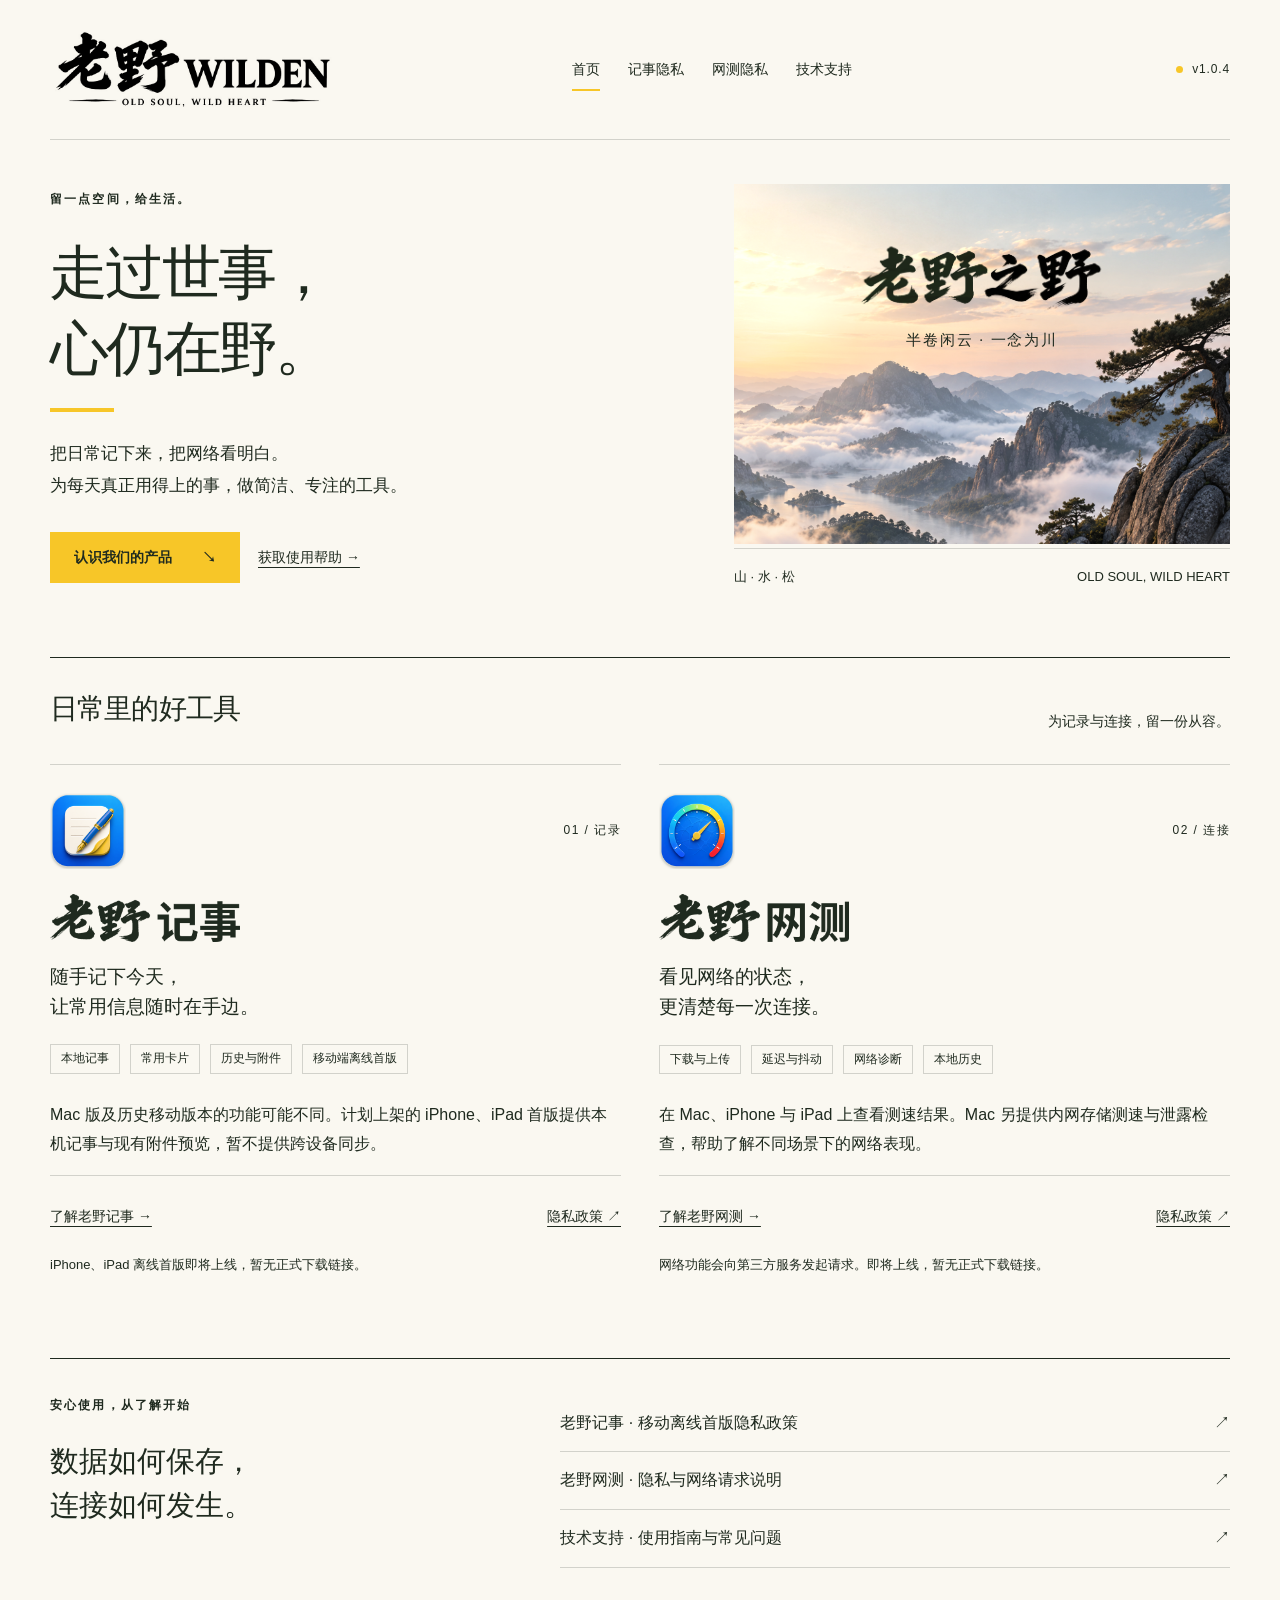
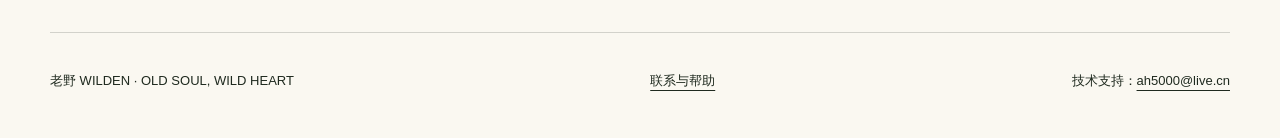
<file: index.html>
<!doctype html>
<html lang="zh-CN">
<head>
<meta charset="utf-8"><meta name="viewport" content="width=device-width, initial-scale=1">
<meta name="robots" content="index, follow"><meta name="referrer" content="no-referrer">
<title>老野之野 · 老野 WILDEN</title><meta name="description" content="老野之野，老野 WILDEN 官方网站。老野记事与老野网测的产品介绍、隐私说明和使用帮助。">
<link rel="icon" type="image/png" href="assets/symbol.png"><link rel="stylesheet" href="assets/site.css"><link rel="stylesheet" href="assets/home.css"><link rel="stylesheet" href="assets/brand-header.css">
</head>
<body class="home-reference">
<a class="skip" href="#main">跳到正文</a>
<div class="shell">
<header class="site-header"><a class="brand" href="index.html" aria-label="老野 WILDEN 首页"><picture><source media="(min-width: 761px)" srcset="assets/wilden-horizontal-v208.png"><img src="assets/brand-wordmark-6c5731c1.png" alt="老野 WILDEN 品牌标识" width="2968" height="1512"></picture><span class="brand-tagline">OLD SOUL, WILD HEART</span></a><nav class="nav" aria-label="主导航"><a href="index.html" aria-current="page">首页</a><a href="memo/privacy/">记事隐私</a><a href="privacy-speed.html">网测隐私</a><a href="support.html">技术支持</a></nav><span class="edition">v1.0.4</span></header>
<main id="main">
<section class="hero" aria-labelledby="home-title"><div><p class="eyebrow">留一点空间，给生活。</p><h1 id="home-title"><span class="sr-only">老野 WILDEN — </span>走过世事，<br><span>心仍在野。</span></h1><p class="lead">把日常记下来，把网络看明白。<br>为每天真正用得上的事，做简洁、专注的工具。</p><div class="actions"><a class="button" href="#products">认识我们的产品 <span aria-hidden="true">↘</span></a><a class="text-link" href="support.html">获取使用帮助 →</a></div></div><figure class="hero-art" aria-labelledby="wild-title"><div class="wild-scene"><img class="wild-background" src="assets/wild-background-user.png" alt="日光下的山峦、云海、水面与松树" width="1434" height="1303" fetchpriority="high"><div class="wild-title-group"><h2 id="wild-title"><img src="assets/wild-title-user.png" alt="老野之野" width="2084" height="659"></h2><p class="wild-subtitle">半卷闲云 · 一念为川</p></div></div><figcaption><span>山 · 水 · 松</span><span>OLD SOUL, WILD HEART</span></figcaption></figure></section>
<section id="products" aria-labelledby="products-title"><div class="section-head"><h2 id="products-title">日常里的好工具</h2><p>为记录与连接，留一份从容。</p></div><div class="product-grid">
<article class="product" aria-labelledby="memo-title"><div class="product-top"><img class="icon" src="assets/memo-icon.png" alt="老野记事正式 App 图标" width="1024" height="1024"><span class="number">01 / 记录</span></div><h3 id="memo-title"><img class="wordmark" src="assets/memo-wordmark.png" alt="老野记事" width="4802" height="1200"></h3><p class="description">随手记下今天，<br>让常用信息随时在手边。</p><ul class="tags"><li>本地记事</li><li>常用卡片</li><li>历史与附件</li><li>移动端离线首版</li></ul><p>Mac 版及历史移动版本的功能可能不同。计划上架的 iPhone、iPad 首版提供本机记事与现有附件预览，暂不提供跨设备同步。</p><div class="actions"><a class="text-link" href="support.html#memo-guide">了解老野记事 →</a><a class="text-link" href="memo/privacy/">隐私政策 ↗</a></div><p class="aside-note">iPhone、iPad 离线首版即将上线，暂无正式下载链接。</p></article>
<article class="product" aria-labelledby="speed-title"><div class="product-top"><img class="icon" src="assets/speed-icon.png" alt="老野网测正式 App 图标" width="1024" height="1024"><span class="number">02 / 连接</span></div><h3 id="speed-title"><img class="wordmark" src="assets/speed-wordmark.png" alt="老野网测" width="4757" height="1200"></h3><p class="description">看见网络的状态，<br>更清楚每一次连接。</p><ul class="tags"><li>下载与上传</li><li>延迟与抖动</li><li>网络诊断</li><li>本地历史</li></ul><p>在 Mac、iPhone 与 iPad 上查看测速结果。Mac 另提供内网存储测速与泄露检查，帮助了解不同场景下的网络表现。</p><div class="actions"><a class="text-link" href="support.html#speed-guide">了解老野网测 →</a><a class="text-link" href="privacy-speed.html">隐私政策 ↗</a></div><p class="aside-note">网络功能会向第三方服务发起请求。即将上线，暂无正式下载链接。</p></article>
</div></section>
<section class="care" aria-labelledby="care-title"><div><p class="eyebrow">安心使用，从了解开始</p><h2 id="care-title">数据如何保存，<br>连接如何发生。</h2></div><div class="care-links"><a href="memo/privacy/"><span>老野记事 · 移动离线首版隐私政策</span><span aria-hidden="true">↗</span></a><a href="privacy-speed.html"><span>老野网测 · 隐私与网络请求说明</span><span aria-hidden="true">↗</span></a><a href="support.html"><span>技术支持 · 使用指南与常见问题</span><span aria-hidden="true">↗</span></a></div></section>
</main>
<footer class="site-footer"><p>老野 WILDEN · OLD SOUL, WILD HEART</p><p><a href="support.html#contact">联系与帮助</a></p><p>技术支持：<a href="mailto:ah5000@live.cn">ah5000@live.cn</a></p></footer>
</div></body></html>
</file>
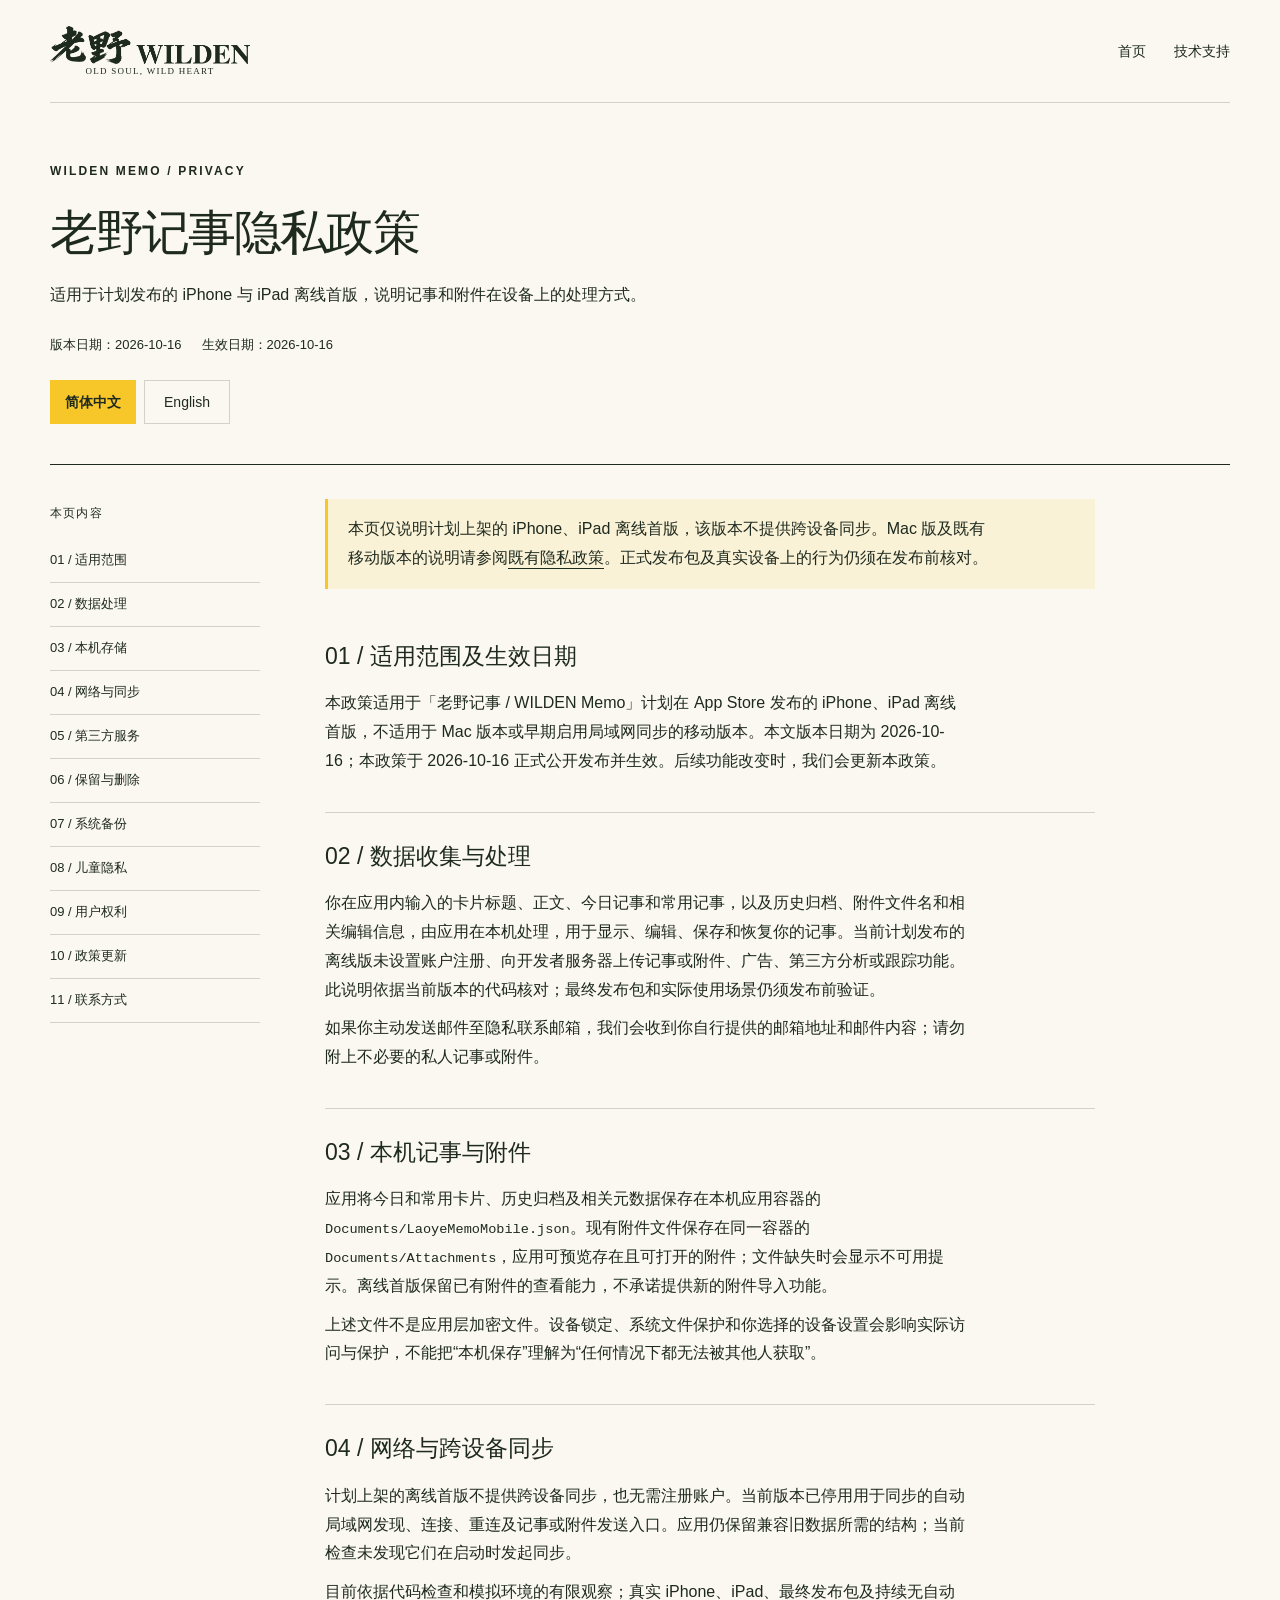
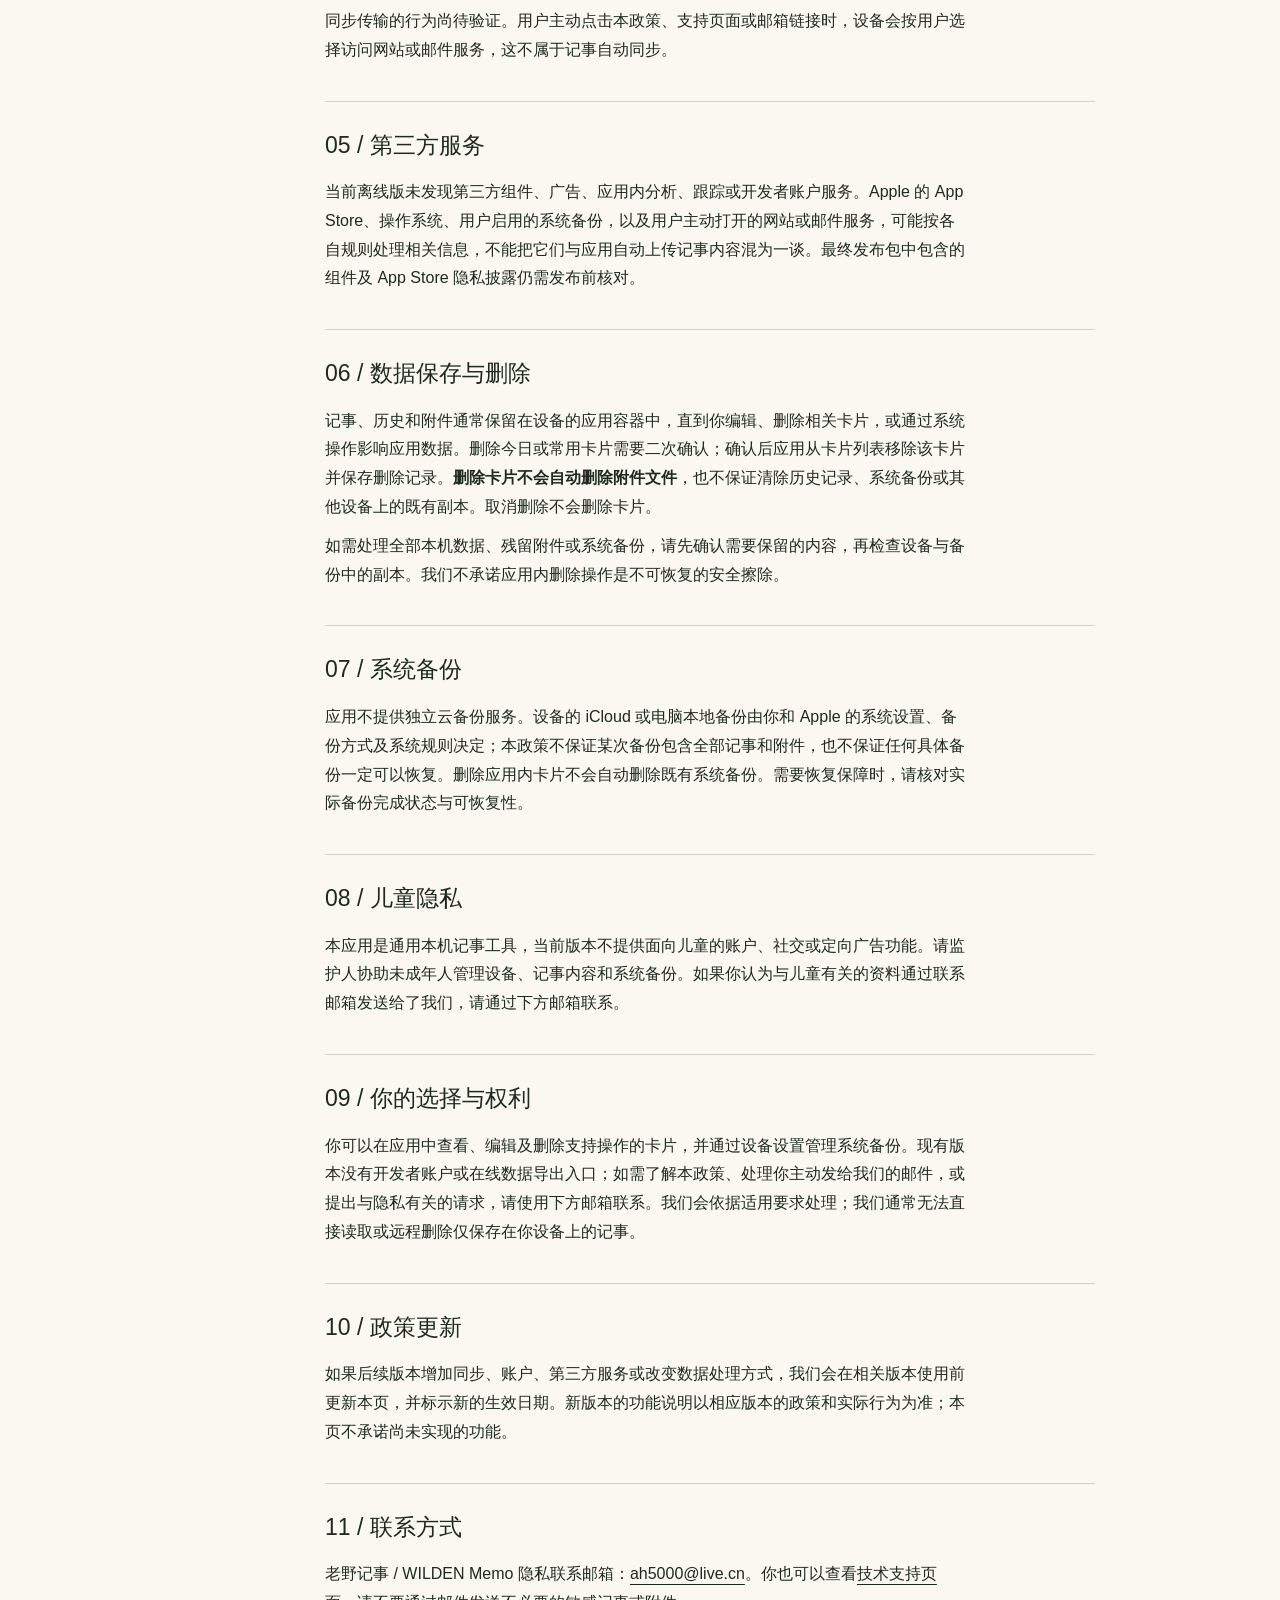
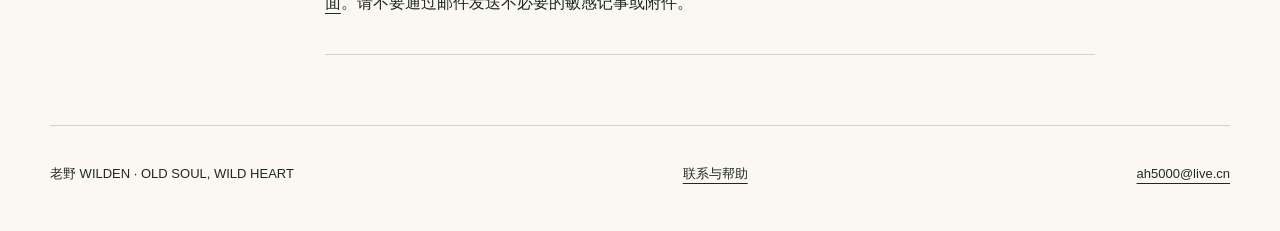
<file: memo/privacy/index.html>
<!doctype html>
<html lang="zh-CN">
<head>
<meta charset="utf-8"><meta name="viewport" content="width=device-width, initial-scale=1">
<meta name="robots" content="index, follow"><meta name="referrer" content="no-referrer">
<title>老野记事隐私政策（离线版）· 老野 WILDEN</title>
<meta name="description" content="老野记事 iPhone 与 iPad 离线版的本机记事、附件、删除和备份隐私说明。">
<link rel="icon" type="image/png" href="../../assets/symbol.png">
<link rel="stylesheet" href="../../assets/site.css"><link rel="stylesheet" href="privacy.css">
<link rel="alternate" hreflang="en" href="en/"><link rel="alternate" hreflang="zh-CN" href="./">
</head>
<body class="memo-privacy-preview">
<a class="skip" href="#main">跳到正文</a>
<div class="shell">
<header class="site-header"><a class="brand" href="../../index.html" aria-label="老野 WILDEN 首页"><img src="../../assets/brand-wordmark.png" alt="老野 WILDEN" width="6281" height="1200"><span class="brand-tagline">OLD SOUL, WILD HEART</span></a><nav class="nav" aria-label="主导航"><a href="../../index.html">首页</a><a href="../../support.html">技术支持</a></nav></header>
<main id="main">
<header class="page-head"><p class="eyebrow">WILDEN Memo / Privacy</p><h1>老野记事隐私政策</h1><p>适用于计划发布的 iPhone 与 iPad 离线首版，说明记事和附件在设备上的处理方式。</p><div class="meta"><span>版本日期：<time datetime="2026-10-16">2026-10-16</time></span><span>生效日期：<time datetime="2026-10-16">2026-10-16</time></span></div><nav class="language-switch" aria-label="选择语言"><a href="./" lang="zh-CN" aria-current="page">简体中文</a><a href="en/" lang="en">English</a></nav></header>
<div class="reading-layout"><nav class="toc" aria-label="本页目录"><p>本页内容</p><a href="#scope">01 / 适用范围</a><a href="#data">02 / 数据处理</a><a href="#local">03 / 本机存储</a><a href="#network">04 / 网络与同步</a><a href="#third-party">05 / 第三方服务</a><a href="#retention">06 / 保留与删除</a><a href="#backup">07 / 系统备份</a><a href="#children">08 / 儿童隐私</a><a href="#rights">09 / 用户权利</a><a href="#changes">10 / 政策更新</a><a href="#contact">11 / 联系方式</a></nav><article class="policy">
<div class="policy-note"><p>本页仅说明计划上架的 iPhone、iPad 离线首版，该版本不提供跨设备同步。Mac 版及既有移动版本的说明请参阅<a href="../../privacy-memo.html">既有隐私政策</a>。正式发布包及真实设备上的行为仍须在发布前核对。</p></div>
<section id="scope"><h2>01 / 适用范围及生效日期</h2><p>本政策适用于「老野记事 / WILDEN Memo」计划在 App Store 发布的 iPhone、iPad 离线首版，不适用于 Mac 版本或早期启用局域网同步的移动版本。本文版本日期为 2026-10-16；本政策于 2026-10-16 正式公开发布并生效。后续功能改变时，我们会更新本政策。</p></section>
<section id="data"><h2>02 / 数据收集与处理</h2><p>你在应用内输入的卡片标题、正文、今日记事和常用记事，以及历史归档、附件文件名和相关编辑信息，由应用在本机处理，用于显示、编辑、保存和恢复你的记事。当前计划发布的离线版未设置账户注册、向开发者服务器上传记事或附件、广告、第三方分析或跟踪功能。此说明依据当前版本的代码核对；最终发布包和实际使用场景仍须发布前验证。</p><p>如果你主动发送邮件至隐私联系邮箱，我们会收到你自行提供的邮箱地址和邮件内容；请勿附上不必要的私人记事或附件。</p></section>
<section id="local"><h2>03 / 本机记事与附件</h2><p>应用将今日和常用卡片、历史归档及相关元数据保存在本机应用容器的 <code>Documents/LaoyeMemoMobile.json</code>。现有附件文件保存在同一容器的 <code>Documents/Attachments</code>，应用可预览存在且可打开的附件；文件缺失时会显示不可用提示。离线首版保留已有附件的查看能力，不承诺提供新的附件导入功能。</p><p>上述文件不是应用层加密文件。设备锁定、系统文件保护和你选择的设备设置会影响实际访问与保护，不能把“本机保存”理解为“任何情况下都无法被其他人获取”。</p></section>
<section id="network"><h2>04 / 网络与跨设备同步</h2><p>计划上架的离线首版不提供跨设备同步，也无需注册账户。当前版本已停用用于同步的自动局域网发现、连接、重连及记事或附件发送入口。应用仍保留兼容旧数据所需的结构；当前检查未发现它们在启动时发起同步。</p><p>目前依据代码检查和模拟环境的有限观察；真实 iPhone、iPad、最终发布包及持续无自动同步传输的行为尚待验证。用户主动点击本政策、支持页面或邮箱链接时，设备会按用户选择访问网站或邮件服务，这不属于记事自动同步。</p></section>
<section id="third-party"><h2>05 / 第三方服务</h2><p>当前离线版未发现第三方组件、广告、应用内分析、跟踪或开发者账户服务。Apple 的 App Store、操作系统、用户启用的系统备份，以及用户主动打开的网站或邮件服务，可能按各自规则处理相关信息，不能把它们与应用自动上传记事内容混为一谈。最终发布包中包含的组件及 App Store 隐私披露仍需发布前核对。</p></section>
<section id="retention"><h2>06 / 数据保存与删除</h2><p>记事、历史和附件通常保留在设备的应用容器中，直到你编辑、删除相关卡片，或通过系统操作影响应用数据。删除今日或常用卡片需要二次确认；确认后应用从卡片列表移除该卡片并保存删除记录。<strong>删除卡片不会自动删除附件文件</strong>，也不保证清除历史记录、系统备份或其他设备上的既有副本。取消删除不会删除卡片。</p><p>如需处理全部本机数据、残留附件或系统备份，请先确认需要保留的内容，再检查设备与备份中的副本。我们不承诺应用内删除操作是不可恢复的安全擦除。</p></section>
<section id="backup"><h2>07 / 系统备份</h2><p>应用不提供独立云备份服务。设备的 iCloud 或电脑本地备份由你和 Apple 的系统设置、备份方式及系统规则决定；本政策不保证某次备份包含全部记事和附件，也不保证任何具体备份一定可以恢复。删除应用内卡片不会自动删除既有系统备份。需要恢复保障时，请核对实际备份完成状态与可恢复性。</p></section>
<section id="children"><h2>08 / 儿童隐私</h2><p>本应用是通用本机记事工具，当前版本不提供面向儿童的账户、社交或定向广告功能。请监护人协助未成年人管理设备、记事内容和系统备份。如果你认为与儿童有关的资料通过联系邮箱发送给了我们，请通过下方邮箱联系。</p></section>
<section id="rights"><h2>09 / 你的选择与权利</h2><p>你可以在应用中查看、编辑及删除支持操作的卡片，并通过设备设置管理系统备份。现有版本没有开发者账户或在线数据导出入口；如需了解本政策、处理你主动发给我们的邮件，或提出与隐私有关的请求，请使用下方邮箱联系。我们会依据适用要求处理；我们通常无法直接读取或远程删除仅保存在你设备上的记事。</p></section>
<section id="changes"><h2>10 / 政策更新</h2><p>如果后续版本增加同步、账户、第三方服务或改变数据处理方式，我们会在相关版本使用前更新本页，并标示新的生效日期。新版本的功能说明以相应版本的政策和实际行为为准；本页不承诺尚未实现的功能。</p></section>
<section id="contact"><h2>11 / 联系方式</h2><p>老野记事 / WILDEN Memo 隐私联系邮箱：<a href="mailto:ah5000@live.cn">ah5000@live.cn</a>。你也可以查看<a href="../../support.html">技术支持页面</a>。请不要通过邮件发送不必要的敏感记事或附件。</p></section>
</article></div></main>
<footer class="site-footer"><p>老野 WILDEN · OLD SOUL, WILD HEART</p><p><a href="../../support.html">联系与帮助</a></p><p><a href="mailto:ah5000@live.cn">ah5000@live.cn</a></p></footer>
</div></body></html>
</file>
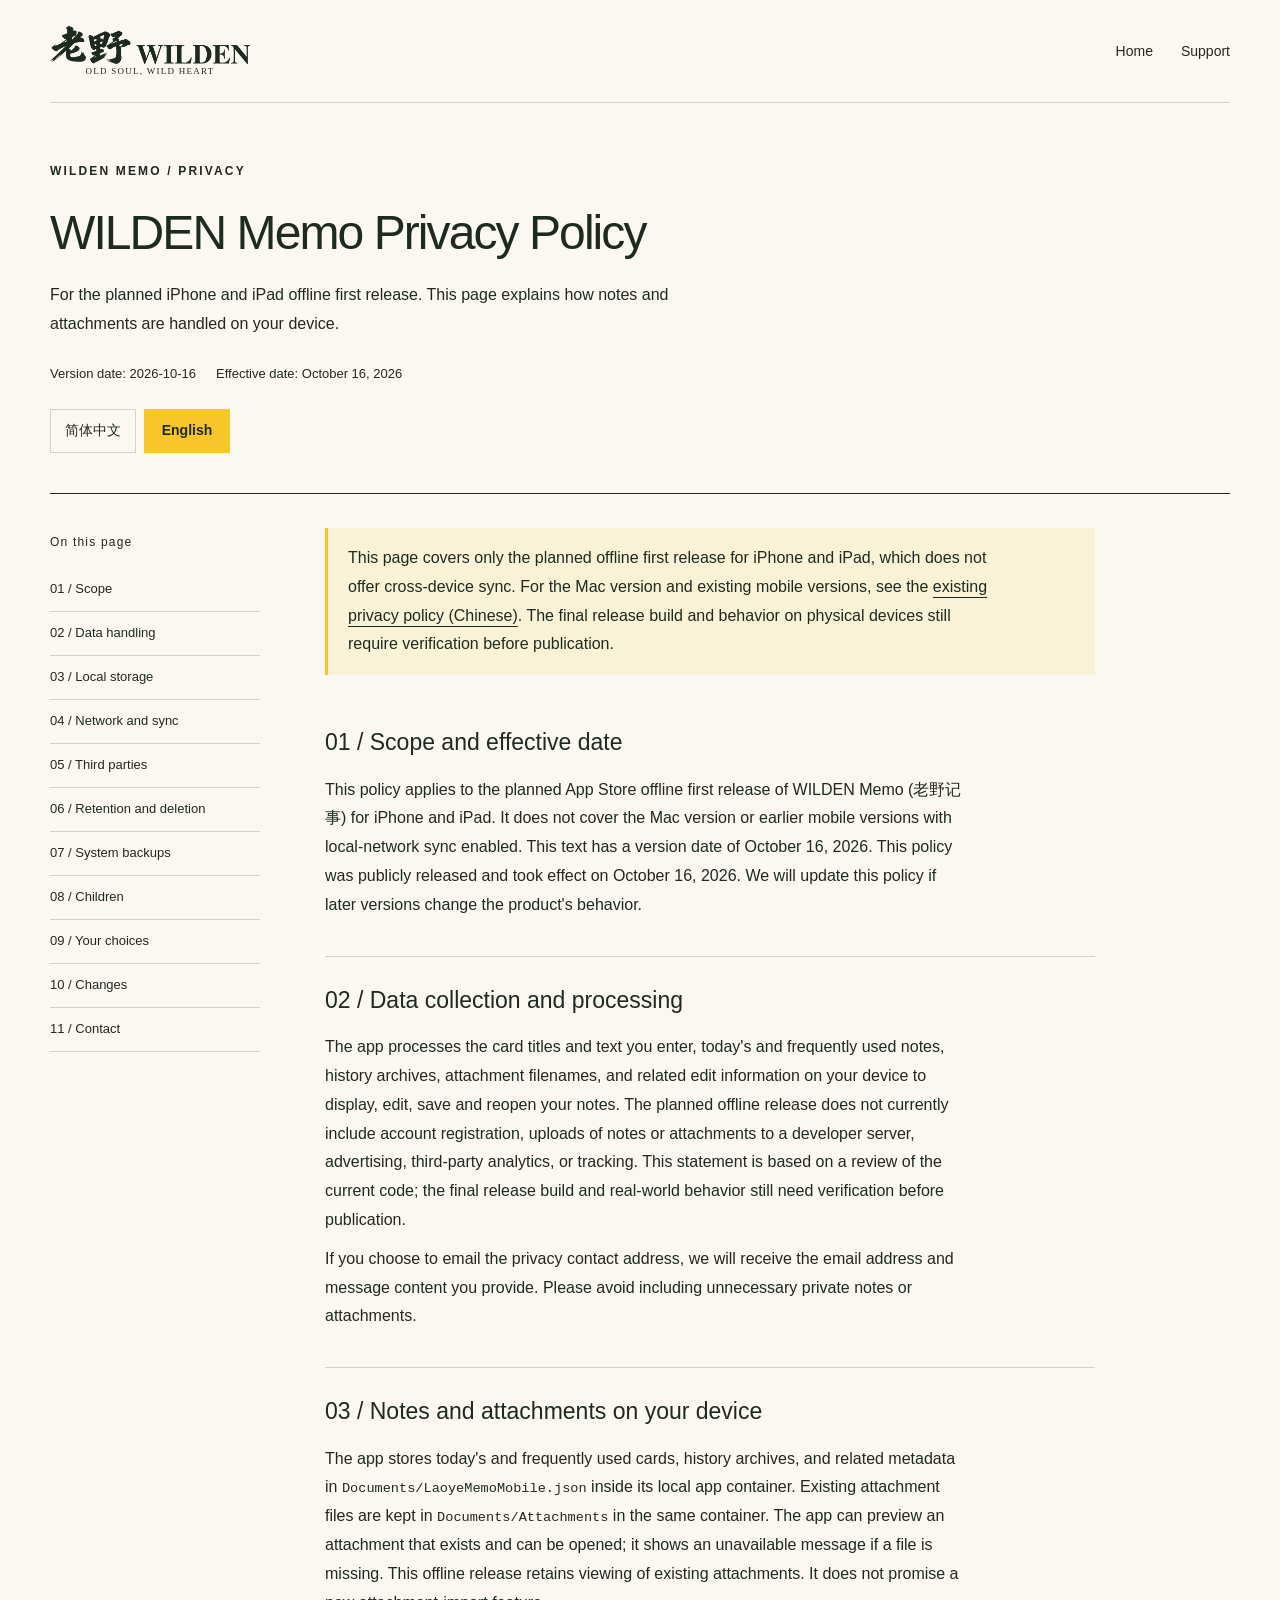
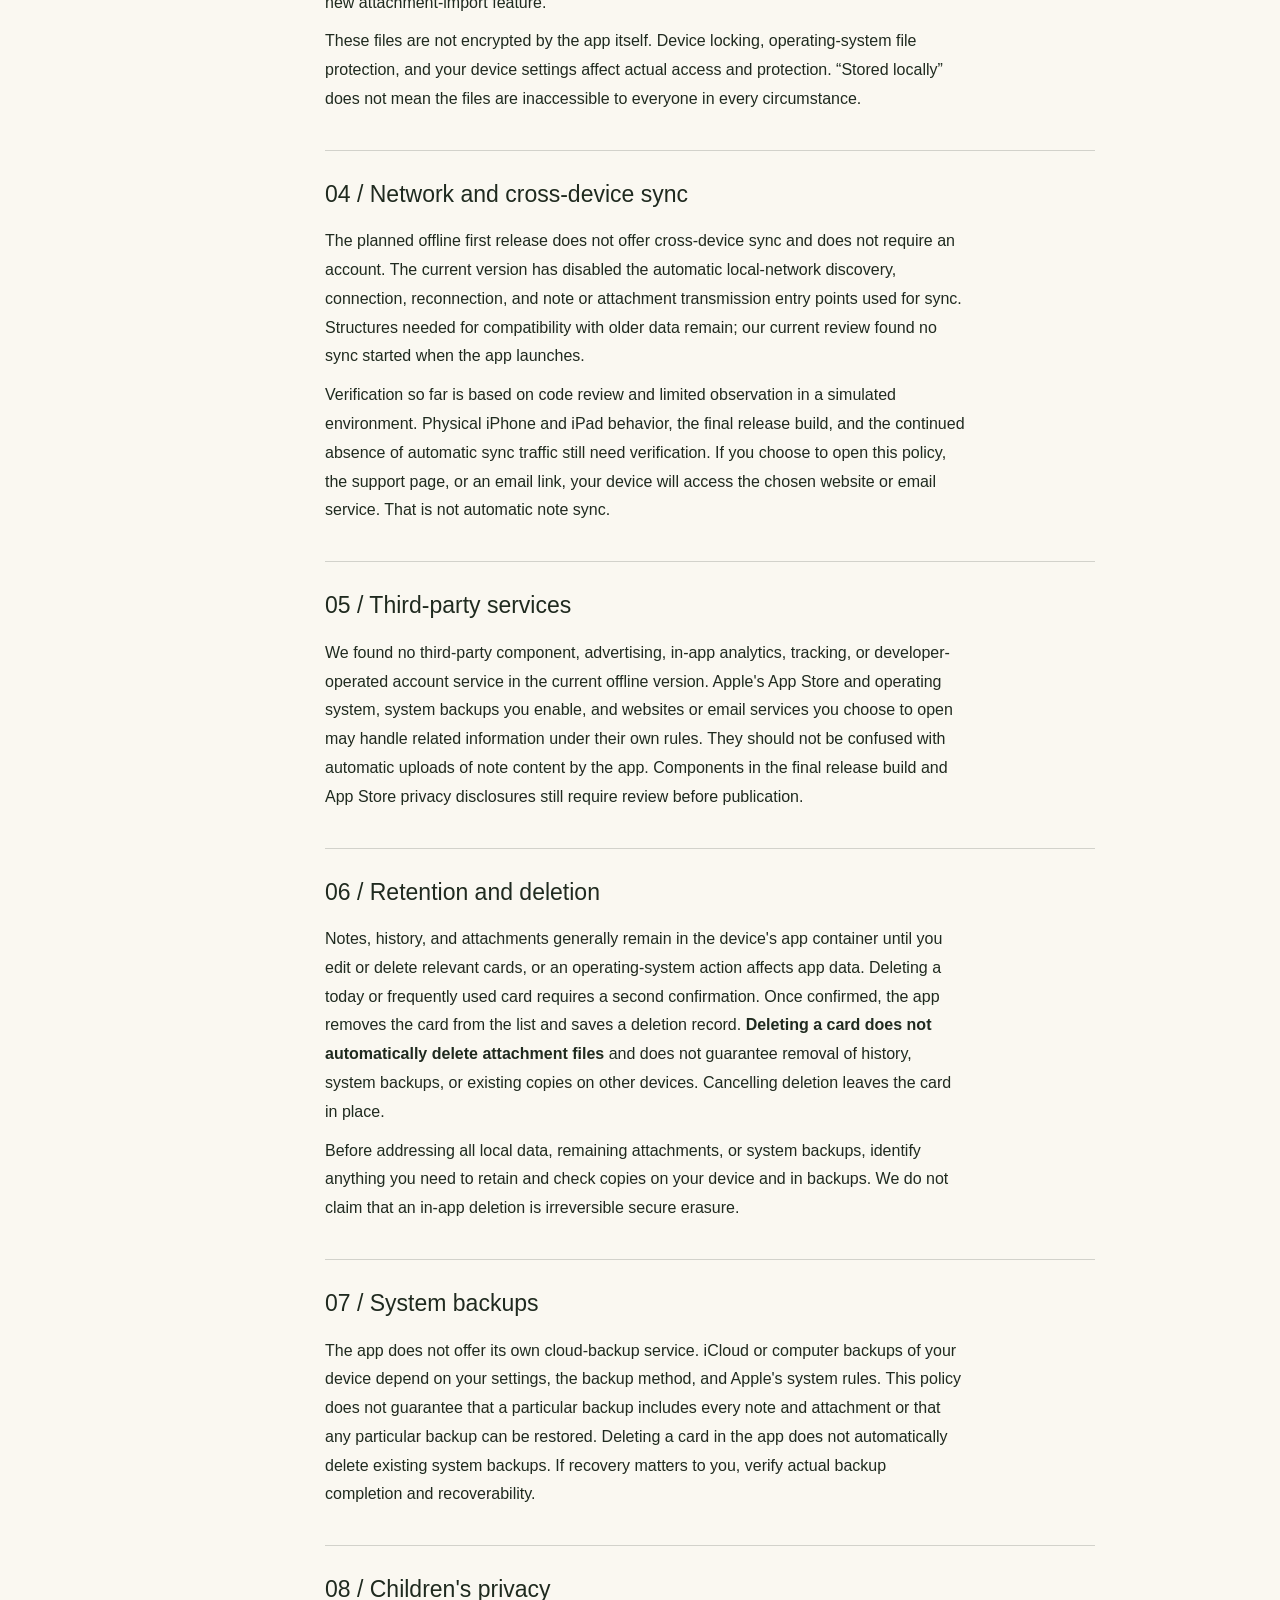
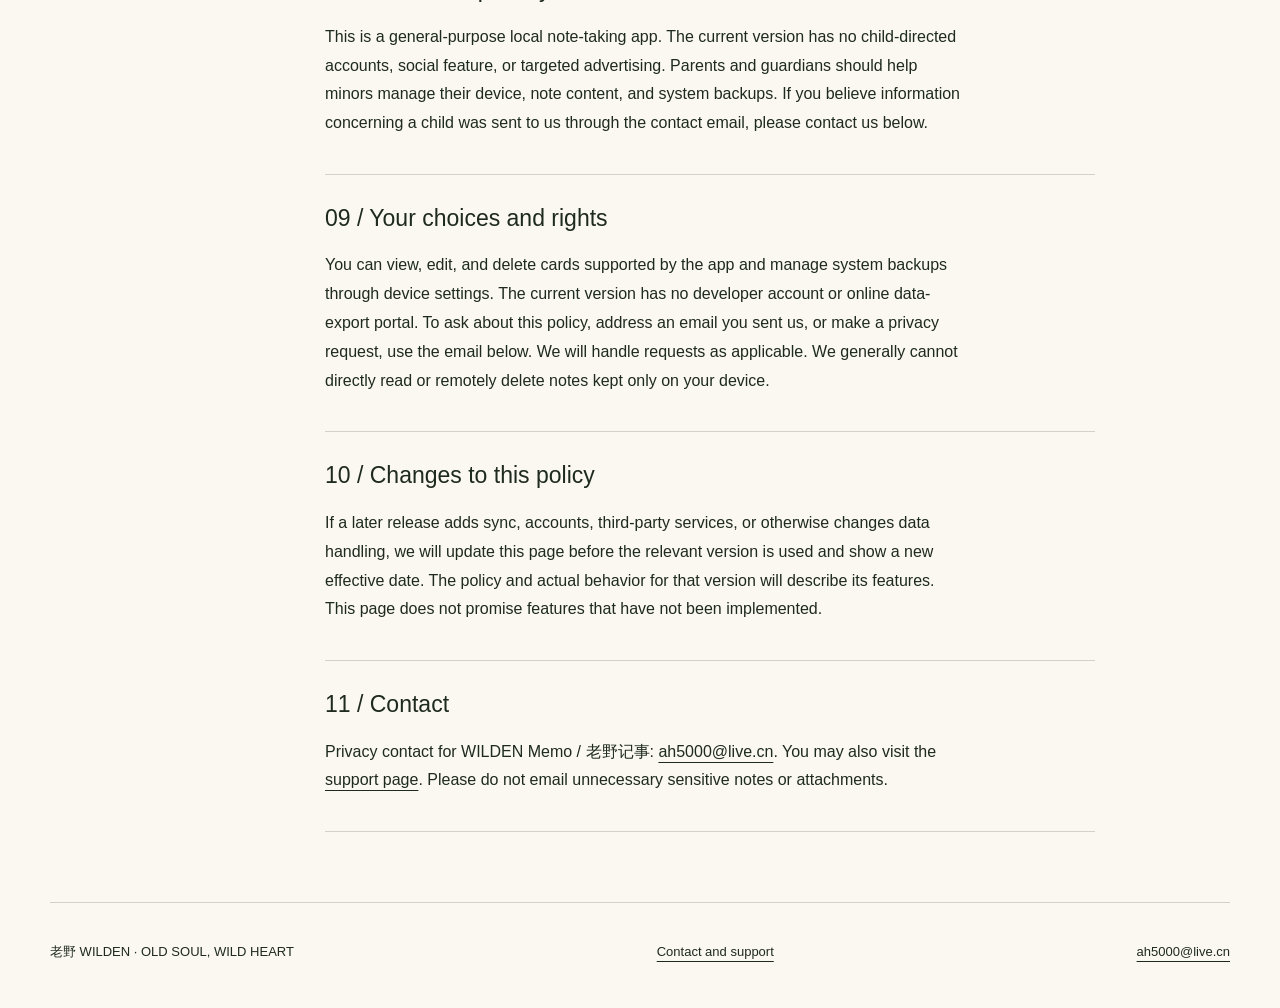
<file: memo/privacy/en/index.html>
<!doctype html>
<html lang="en">
<head>
<meta charset="utf-8"><meta name="viewport" content="width=device-width, initial-scale=1">
<meta name="robots" content="index, follow"><meta name="referrer" content="no-referrer">
<title>WILDEN Memo Privacy Policy (Offline Edition) · WILDEN</title>
<meta name="description" content="How the iPhone and iPad offline edition of WILDEN Memo handles notes, attachments, deletion and backups on your device.">
<link rel="icon" type="image/png" href="../../../assets/symbol.png">
<link rel="stylesheet" href="../../../assets/site.css"><link rel="stylesheet" href="../privacy.css">
<link rel="alternate" hreflang="zh-CN" href="../"><link rel="alternate" hreflang="en" href="./">
</head>
<body class="memo-privacy-preview">
<a class="skip" href="#main">Skip to content</a>
<div class="shell">
<header class="site-header"><a class="brand" href="../../../index.html" aria-label="WILDEN home"><img src="../../../assets/brand-wordmark.png" alt="Lao Ye WILDEN" width="6281" height="1200"><span class="brand-tagline">OLD SOUL, WILD HEART</span></a><nav class="nav" aria-label="Main navigation"><a href="../../../index.html">Home</a><a href="../../../support.html">Support</a></nav></header>
<main id="main">
<header class="page-head"><p class="eyebrow">WILDEN Memo / Privacy</p><h1>WILDEN Memo Privacy Policy</h1><p>For the planned iPhone and iPad offline first release. This page explains how notes and attachments are handled on your device.</p><div class="meta"><span>Version date: <time datetime="2026-10-16">2026-10-16</time></span><span>Effective date: <time datetime="2026-10-16">October 16, 2026</time></span></div><nav class="language-switch" aria-label="Choose language"><a href="../" lang="zh-CN">简体中文</a><a href="./" lang="en" aria-current="page">English</a></nav></header>
<div class="reading-layout"><nav class="toc" aria-label="On this page"><p>On this page</p><a href="#scope">01 / Scope</a><a href="#data">02 / Data handling</a><a href="#local">03 / Local storage</a><a href="#network">04 / Network and sync</a><a href="#third-party">05 / Third parties</a><a href="#retention">06 / Retention and deletion</a><a href="#backup">07 / System backups</a><a href="#children">08 / Children</a><a href="#rights">09 / Your choices</a><a href="#changes">10 / Changes</a><a href="#contact">11 / Contact</a></nav><article class="policy">
<div class="policy-note"><p>This page covers only the planned offline first release for iPhone and iPad, which does not offer cross-device sync. For the Mac version and existing mobile versions, see the <a href="../../../privacy-memo.html">existing privacy policy (Chinese)</a>. The final release build and behavior on physical devices still require verification before publication.</p></div>
<section id="scope"><h2>01 / Scope and effective date</h2><p>This policy applies to the planned App Store offline first release of WILDEN Memo (老野记事) for iPhone and iPad. It does not cover the Mac version or earlier mobile versions with local-network sync enabled. This text has a version date of October 16, 2026. This policy was publicly released and took effect on October 16, 2026. We will update this policy if later versions change the product's behavior.</p></section>
<section id="data"><h2>02 / Data collection and processing</h2><p>The app processes the card titles and text you enter, today's and frequently used notes, history archives, attachment filenames, and related edit information on your device to display, edit, save and reopen your notes. The planned offline release does not currently include account registration, uploads of notes or attachments to a developer server, advertising, third-party analytics, or tracking. This statement is based on a review of the current code; the final release build and real-world behavior still need verification before publication.</p><p>If you choose to email the privacy contact address, we will receive the email address and message content you provide. Please avoid including unnecessary private notes or attachments.</p></section>
<section id="local"><h2>03 / Notes and attachments on your device</h2><p>The app stores today's and frequently used cards, history archives, and related metadata in <code>Documents/LaoyeMemoMobile.json</code> inside its local app container. Existing attachment files are kept in <code>Documents/Attachments</code> in the same container. The app can preview an attachment that exists and can be opened; it shows an unavailable message if a file is missing. This offline release retains viewing of existing attachments. It does not promise a new attachment-import feature.</p><p>These files are not encrypted by the app itself. Device locking, operating-system file protection, and your device settings affect actual access and protection. “Stored locally” does not mean the files are inaccessible to everyone in every circumstance.</p></section>
<section id="network"><h2>04 / Network and cross-device sync</h2><p>The planned offline first release does not offer cross-device sync and does not require an account. The current version has disabled the automatic local-network discovery, connection, reconnection, and note or attachment transmission entry points used for sync. Structures needed for compatibility with older data remain; our current review found no sync started when the app launches.</p><p>Verification so far is based on code review and limited observation in a simulated environment. Physical iPhone and iPad behavior, the final release build, and the continued absence of automatic sync traffic still need verification. If you choose to open this policy, the support page, or an email link, your device will access the chosen website or email service. That is not automatic note sync.</p></section>
<section id="third-party"><h2>05 / Third-party services</h2><p>We found no third-party component, advertising, in-app analytics, tracking, or developer-operated account service in the current offline version. Apple's App Store and operating system, system backups you enable, and websites or email services you choose to open may handle related information under their own rules. They should not be confused with automatic uploads of note content by the app. Components in the final release build and App Store privacy disclosures still require review before publication.</p></section>
<section id="retention"><h2>06 / Retention and deletion</h2><p>Notes, history, and attachments generally remain in the device's app container until you edit or delete relevant cards, or an operating-system action affects app data. Deleting a today or frequently used card requires a second confirmation. Once confirmed, the app removes the card from the list and saves a deletion record. <strong>Deleting a card does not automatically delete attachment files</strong> and does not guarantee removal of history, system backups, or existing copies on other devices. Cancelling deletion leaves the card in place.</p><p>Before addressing all local data, remaining attachments, or system backups, identify anything you need to retain and check copies on your device and in backups. We do not claim that an in-app deletion is irreversible secure erasure.</p></section>
<section id="backup"><h2>07 / System backups</h2><p>The app does not offer its own cloud-backup service. iCloud or computer backups of your device depend on your settings, the backup method, and Apple's system rules. This policy does not guarantee that a particular backup includes every note and attachment or that any particular backup can be restored. Deleting a card in the app does not automatically delete existing system backups. If recovery matters to you, verify actual backup completion and recoverability.</p></section>
<section id="children"><h2>08 / Children's privacy</h2><p>This is a general-purpose local note-taking app. The current version has no child-directed accounts, social feature, or targeted advertising. Parents and guardians should help minors manage their device, note content, and system backups. If you believe information concerning a child was sent to us through the contact email, please contact us below.</p></section>
<section id="rights"><h2>09 / Your choices and rights</h2><p>You can view, edit, and delete cards supported by the app and manage system backups through device settings. The current version has no developer account or online data-export portal. To ask about this policy, address an email you sent us, or make a privacy request, use the email below. We will handle requests as applicable. We generally cannot directly read or remotely delete notes kept only on your device.</p></section>
<section id="changes"><h2>10 / Changes to this policy</h2><p>If a later release adds sync, accounts, third-party services, or otherwise changes data handling, we will update this page before the relevant version is used and show a new effective date. The policy and actual behavior for that version will describe its features. This page does not promise features that have not been implemented.</p></section>
<section id="contact"><h2>11 / Contact</h2><p>Privacy contact for WILDEN Memo / 老野记事: <a href="mailto:ah5000@live.cn">ah5000@live.cn</a>. You may also visit the <a href="../../../support.html">support page</a>. Please do not email unnecessary sensitive notes or attachments.</p></section>
</article></div></main>
<footer class="site-footer"><p>老野 WILDEN · OLD SOUL, WILD HEART</p><p><a href="../../../support.html">Contact and support</a></p><p><a href="mailto:ah5000@live.cn">ah5000@live.cn</a></p></footer>
</div></body></html>
</file>
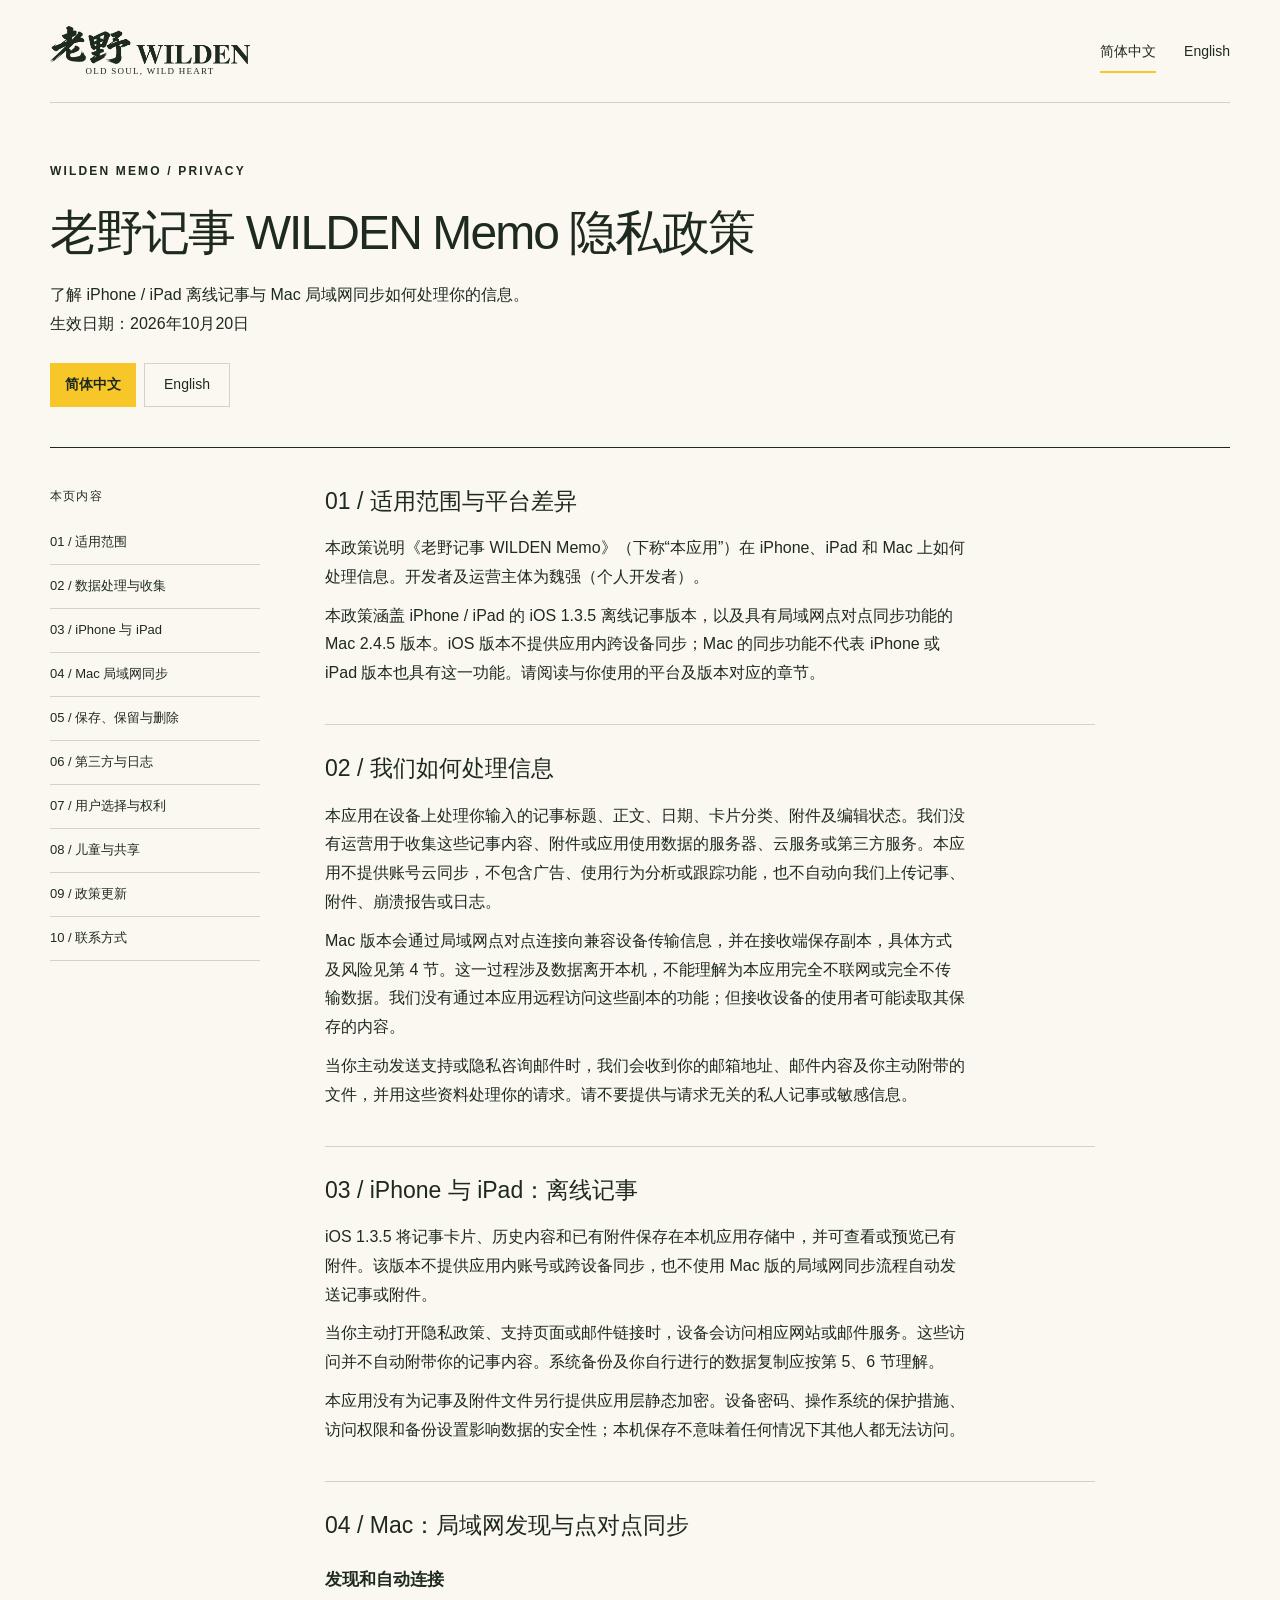
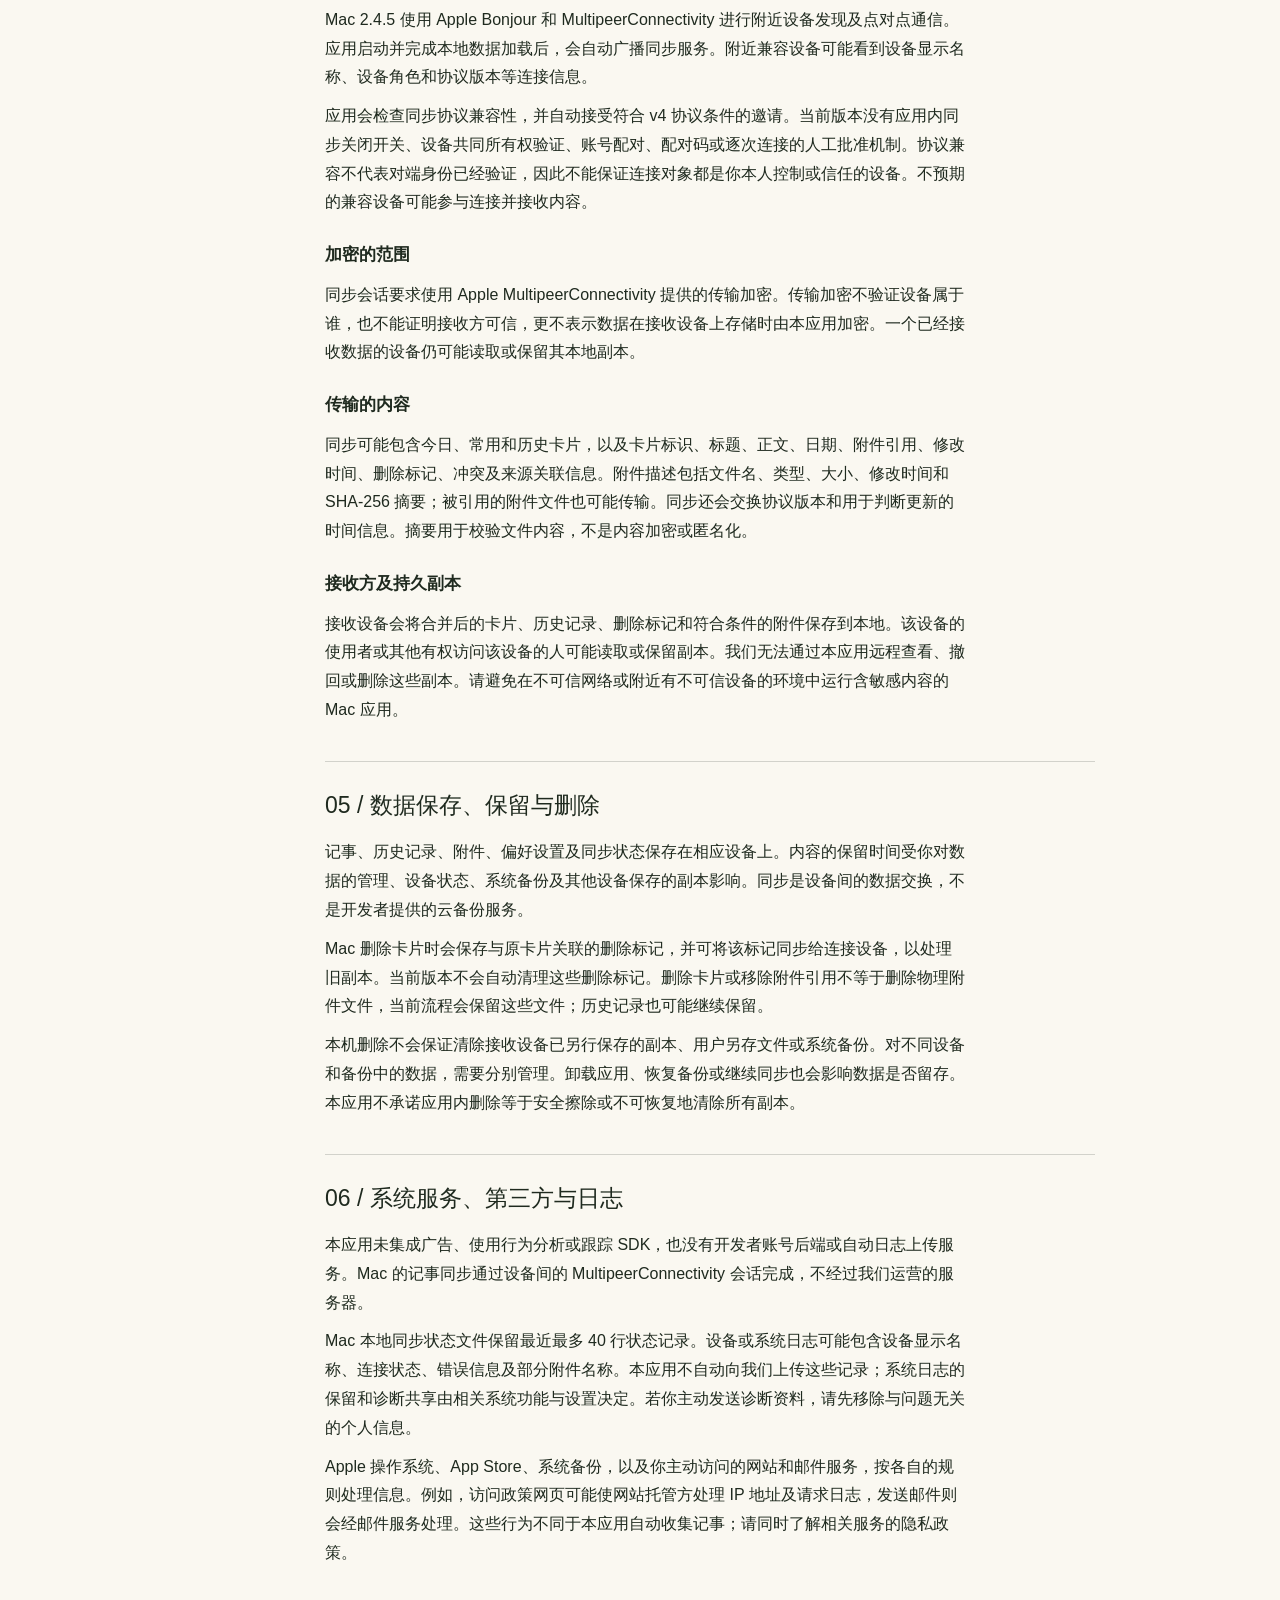
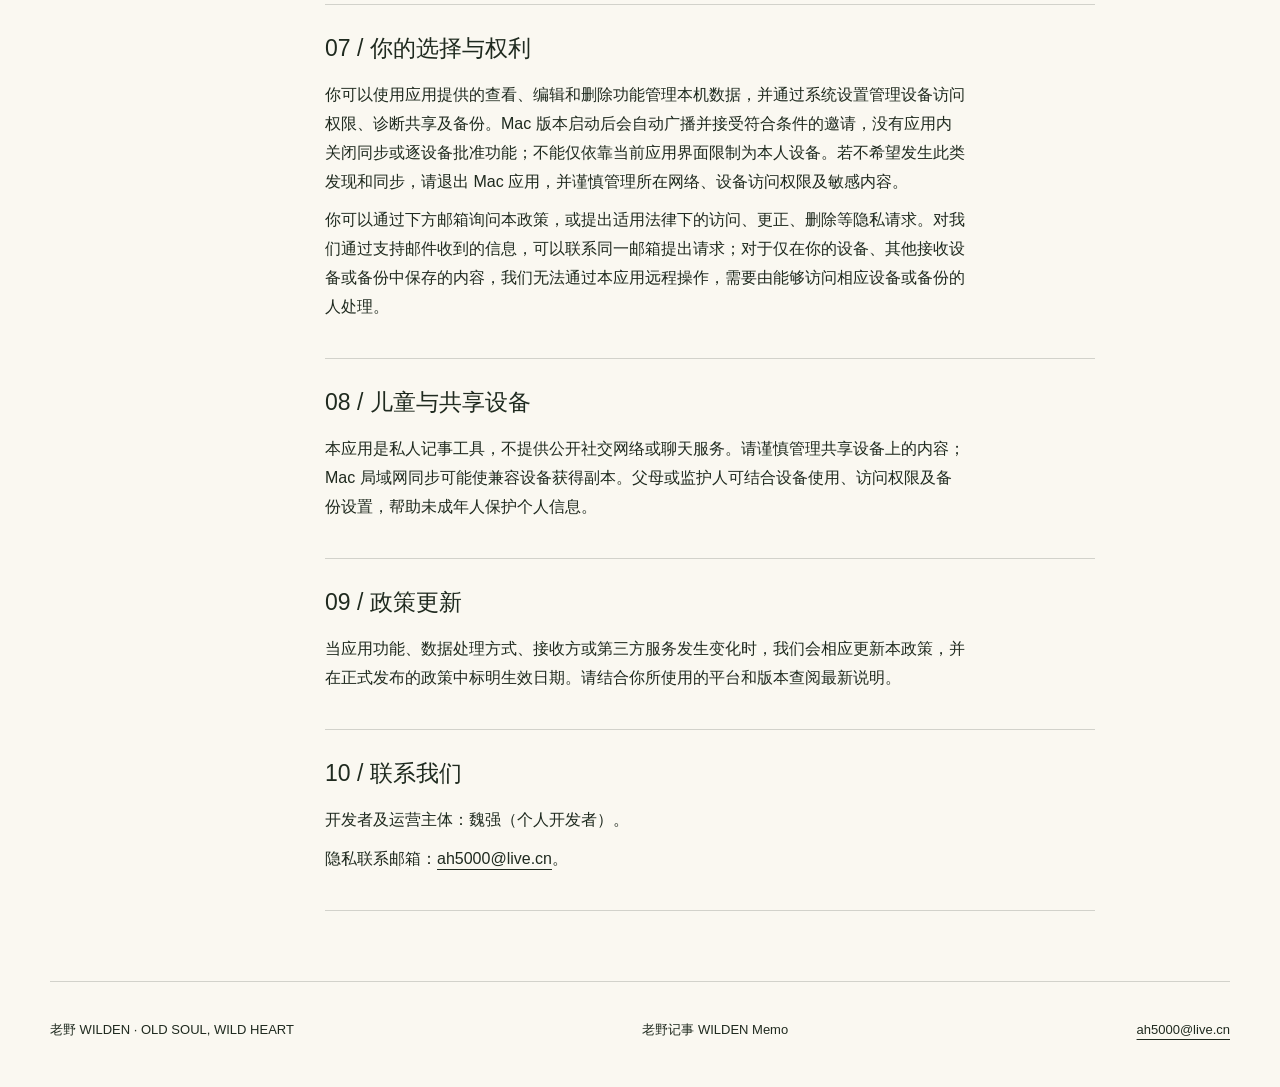
<file: memo/privacy/unified/index.html>
<!doctype html>
<html lang="zh-CN">
<head>
<meta charset="utf-8"><meta name="viewport" content="width=device-width, initial-scale=1">
<meta name="referrer" content="no-referrer">
<title>老野记事 WILDEN Memo 隐私政策</title>
<meta name="description" content="老野记事 iPhone、iPad 离线版本与 Mac 局域网点对点同步版本的统一隐私政策。">
<link rel="icon" type="image/png" href="../../../assets/symbol.png">
<link rel="stylesheet" href="../../../assets/site.css"><link rel="stylesheet" href="../privacy.css">
<link rel="alternate" hreflang="en" href="en/"><link rel="alternate" hreflang="zh-CN" href="./">
</head>
<body class="memo-privacy-preview">
<a class="skip" href="#main">跳到正文</a>
<div class="shell">
<header class="site-header"><a class="brand" href="#main" aria-label="老野 WILDEN"><img src="../../../assets/brand-wordmark.png" alt="老野 WILDEN 正式品牌字标"><span class="brand-tagline">OLD SOUL, WILD HEART</span></a><nav class="nav" aria-label="语言导航"><a href="./" lang="zh-CN" aria-current="page">简体中文</a><a href="en/" lang="en">English</a></nav></header>
<main id="main">
<header class="page-head"><p class="eyebrow">WILDEN Memo / Privacy</p><h1>老野记事 WILDEN Memo 隐私政策</h1><p>了解 iPhone / iPad 离线记事与 Mac 局域网同步如何处理你的信息。</p><p class="effective-date">生效日期：2026年10月20日</p><nav class="language-switch" aria-label="选择语言"><a href="./" lang="zh-CN" aria-current="page">简体中文</a><a href="en/" lang="en">English</a></nav></header>

<div class="reading-layout"><nav class="toc" aria-label="本页目录"><p>本页内容</p><a href="#scope">01 / 适用范围</a><a href="#data">02 / 数据处理与收集</a><a href="#ios">03 / iPhone 与 iPad</a><a href="#mac">04 / Mac 局域网同步</a><a href="#storage">05 / 保存、保留与删除</a><a href="#third-party">06 / 第三方与日志</a><a href="#rights">07 / 用户选择与权利</a><a href="#children">08 / 儿童与共享</a><a href="#changes">09 / 政策更新</a><a href="#contact">10 / 联系方式</a></nav>
<article class="policy">
<section id="scope"><h2>01 / 适用范围与平台差异</h2><p>本政策说明《老野记事 WILDEN Memo》（下称“本应用”）在 iPhone、iPad 和 Mac 上如何处理信息。开发者及运营主体为魏强（个人开发者）。</p><p>本政策涵盖 iPhone / iPad 的 iOS 1.3.5 离线记事版本，以及具有局域网点对点同步功能的 Mac 2.4.5 版本。iOS 版本不提供应用内跨设备同步；Mac 的同步功能不代表 iPhone 或 iPad 版本也具有这一功能。请阅读与你使用的平台及版本对应的章节。</p></section>
<section id="data"><h2>02 / 我们如何处理信息</h2><p>本应用在设备上处理你输入的记事标题、正文、日期、卡片分类、附件及编辑状态。我们没有运营用于收集这些记事内容、附件或应用使用数据的服务器、云服务或第三方服务。本应用不提供账号云同步，不包含广告、使用行为分析或跟踪功能，也不自动向我们上传记事、附件、崩溃报告或日志。</p><p>Mac 版本会通过局域网点对点连接向兼容设备传输信息，并在接收端保存副本，具体方式及风险见第 4 节。这一过程涉及数据离开本机，不能理解为本应用完全不联网或完全不传输数据。我们没有通过本应用远程访问这些副本的功能；但接收设备的使用者可能读取其保存的内容。</p><p>当你主动发送支持或隐私咨询邮件时，我们会收到你的邮箱地址、邮件内容及你主动附带的文件，并用这些资料处理你的请求。请不要提供与请求无关的私人记事或敏感信息。</p></section>
<section id="ios"><h2>03 / iPhone 与 iPad：离线记事</h2><p>iOS 1.3.5 将记事卡片、历史内容和已有附件保存在本机应用存储中，并可查看或预览已有附件。该版本不提供应用内账号或跨设备同步，也不使用 Mac 版的局域网同步流程自动发送记事或附件。</p><p>当你主动打开隐私政策、支持页面或邮件链接时，设备会访问相应网站或邮件服务。这些访问并不自动附带你的记事内容。系统备份及你自行进行的数据复制应按第 5、6 节理解。</p><p>本应用没有为记事及附件文件另行提供应用层静态加密。设备密码、操作系统的保护措施、访问权限和备份设置影响数据的安全性；本机保存不意味着任何情况下其他人都无法访问。</p></section>
<section id="mac"><h2>04 / Mac：局域网发现与点对点同步</h2><h3>发现和自动连接</h3><p>Mac 2.4.5 使用 Apple Bonjour 和 MultipeerConnectivity 进行附近设备发现及点对点通信。应用启动并完成本地数据加载后，会自动广播同步服务。附近兼容设备可能看到设备显示名称、设备角色和协议版本等连接信息。</p><p>应用会检查同步协议兼容性，并自动接受符合 v4 协议条件的邀请。当前版本没有应用内同步关闭开关、设备共同所有权验证、账号配对、配对码或逐次连接的人工批准机制。协议兼容不代表对端身份已经验证，因此不能保证连接对象都是你本人控制或信任的设备。不预期的兼容设备可能参与连接并接收内容。</p><h3>加密的范围</h3><p>同步会话要求使用 Apple MultipeerConnectivity 提供的传输加密。传输加密不验证设备属于谁，也不能证明接收方可信，更不表示数据在接收设备上存储时由本应用加密。一个已经接收数据的设备仍可能读取或保留其本地副本。</p><h3>传输的内容</h3><p>同步可能包含今日、常用和历史卡片，以及卡片标识、标题、正文、日期、附件引用、修改时间、删除标记、冲突及来源关联信息。附件描述包括文件名、类型、大小、修改时间和 SHA-256 摘要；被引用的附件文件也可能传输。同步还会交换协议版本和用于判断更新的时间信息。摘要用于校验文件内容，不是内容加密或匿名化。</p><h3>接收方及持久副本</h3><p>接收设备会将合并后的卡片、历史记录、删除标记和符合条件的附件保存到本地。该设备的使用者或其他有权访问该设备的人可能读取或保留副本。我们无法通过本应用远程查看、撤回或删除这些副本。请避免在不可信网络或附近有不可信设备的环境中运行含敏感内容的 Mac 应用。</p></section>
<section id="storage"><h2>05 / 数据保存、保留与删除</h2><p>记事、历史记录、附件、偏好设置及同步状态保存在相应设备上。内容的保留时间受你对数据的管理、设备状态、系统备份及其他设备保存的副本影响。同步是设备间的数据交换，不是开发者提供的云备份服务。</p><p>Mac 删除卡片时会保存与原卡片关联的删除标记，并可将该标记同步给连接设备，以处理旧副本。当前版本不会自动清理这些删除标记。删除卡片或移除附件引用不等于删除物理附件文件，当前流程会保留这些文件；历史记录也可能继续保留。</p><p>本机删除不会保证清除接收设备已另行保存的副本、用户另存文件或系统备份。对不同设备和备份中的数据，需要分别管理。卸载应用、恢复备份或继续同步也会影响数据是否留存。本应用不承诺应用内删除等于安全擦除或不可恢复地清除所有副本。</p></section>
<section id="third-party"><h2>06 / 系统服务、第三方与日志</h2><p>本应用未集成广告、使用行为分析或跟踪 SDK，也没有开发者账号后端或自动日志上传服务。Mac 的记事同步通过设备间的 MultipeerConnectivity 会话完成，不经过我们运营的服务器。</p><p>Mac 本地同步状态文件保留最近最多 40 行状态记录。设备或系统日志可能包含设备显示名称、连接状态、错误信息及部分附件名称。本应用不自动向我们上传这些记录；系统日志的保留和诊断共享由相关系统功能与设置决定。若你主动发送诊断资料，请先移除与问题无关的个人信息。</p><p>Apple 操作系统、App Store、系统备份，以及你主动访问的网站和邮件服务，按各自的规则处理信息。例如，访问政策网页可能使网站托管方处理 IP 地址及请求日志，发送邮件则会经邮件服务处理。这些行为不同于本应用自动收集记事；请同时了解相关服务的隐私政策。</p></section>
<section id="rights"><h2>07 / 你的选择与权利</h2><p>你可以使用应用提供的查看、编辑和删除功能管理本机数据，并通过系统设置管理设备访问权限、诊断共享及备份。Mac 版本启动后会自动广播并接受符合条件的邀请，没有应用内关闭同步或逐设备批准功能；不能仅依靠当前应用界面限制为本人设备。若不希望发生此类发现和同步，请退出 Mac 应用，并谨慎管理所在网络、设备访问权限及敏感内容。</p><p>你可以通过下方邮箱询问本政策，或提出适用法律下的访问、更正、删除等隐私请求。对我们通过支持邮件收到的信息，可以联系同一邮箱提出请求；对于仅在你的设备、其他接收设备或备份中保存的内容，我们无法通过本应用远程操作，需要由能够访问相应设备或备份的人处理。</p></section>
<section id="children"><h2>08 / 儿童与共享设备</h2><p>本应用是私人记事工具，不提供公开社交网络或聊天服务。请谨慎管理共享设备上的内容；Mac 局域网同步可能使兼容设备获得副本。父母或监护人可结合设备使用、访问权限及备份设置，帮助未成年人保护个人信息。</p></section>
<section id="changes"><h2>09 / 政策更新</h2><p>当应用功能、数据处理方式、接收方或第三方服务发生变化时，我们会相应更新本政策，并在正式发布的政策中标明生效日期。请结合你所使用的平台和版本查阅最新说明。</p></section>
<section id="contact"><h2>10 / 联系我们</h2><p>开发者及运营主体：魏强（个人开发者）。</p><p>隐私联系邮箱：<a href="mailto:ah5000@live.cn">ah5000@live.cn</a>。</p></section>
</article></div></main>
<footer class="site-footer"><p>老野 WILDEN · OLD SOUL, WILD HEART</p><p>老野记事 WILDEN Memo</p><p><a href="mailto:ah5000@live.cn">ah5000@live.cn</a></p></footer>
</div></body></html>
</file>
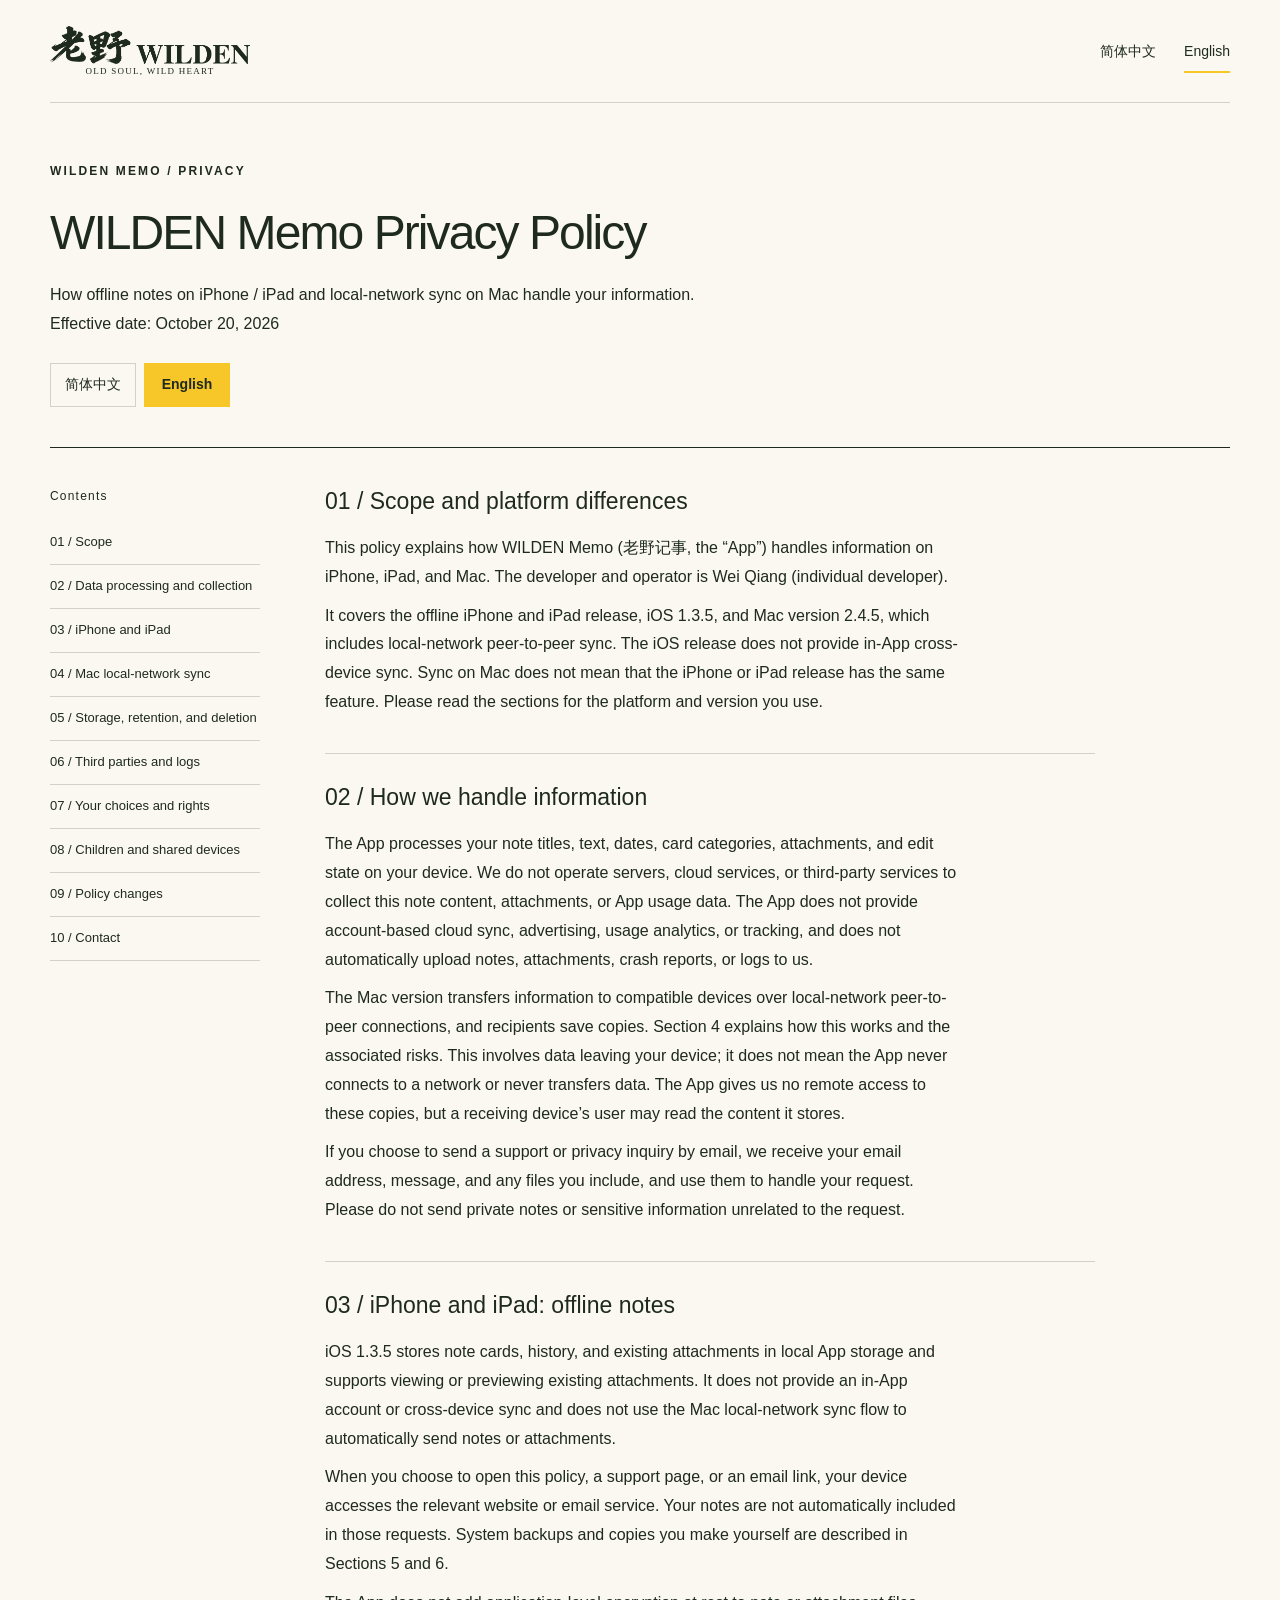
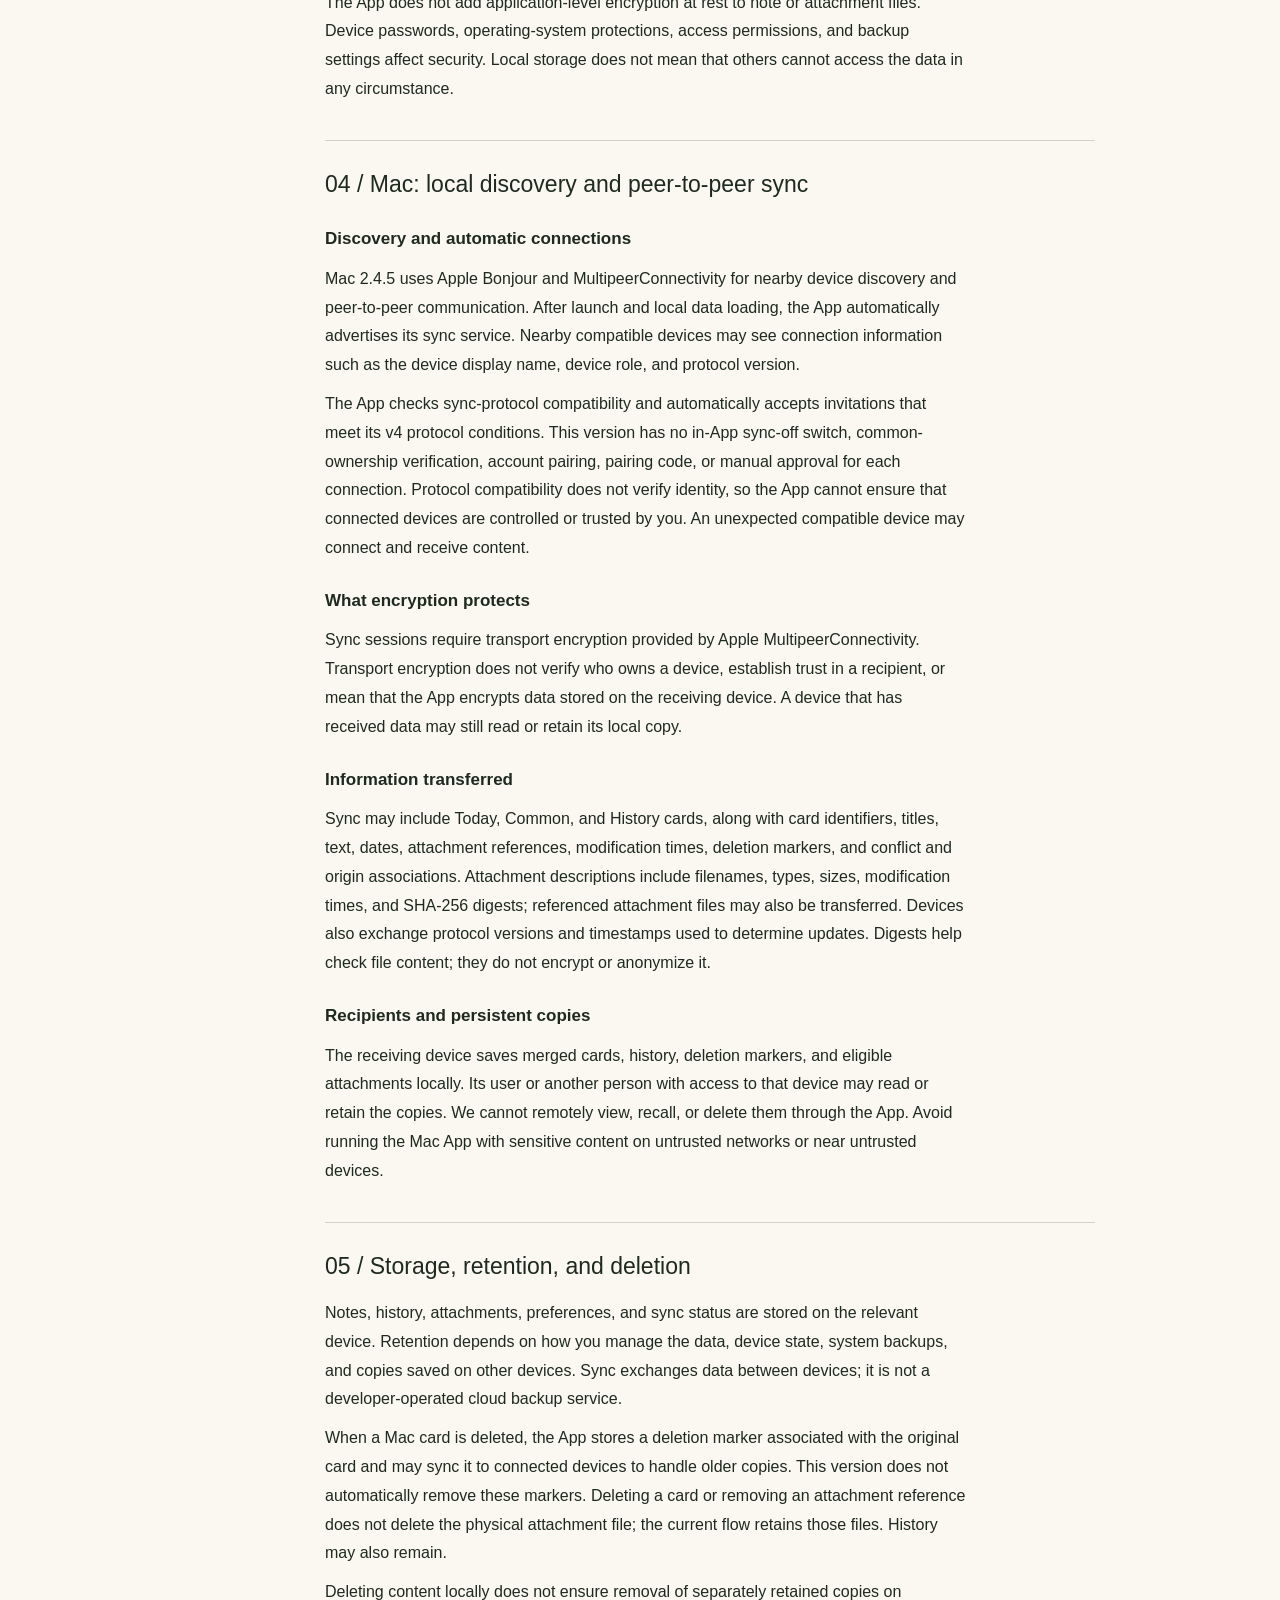
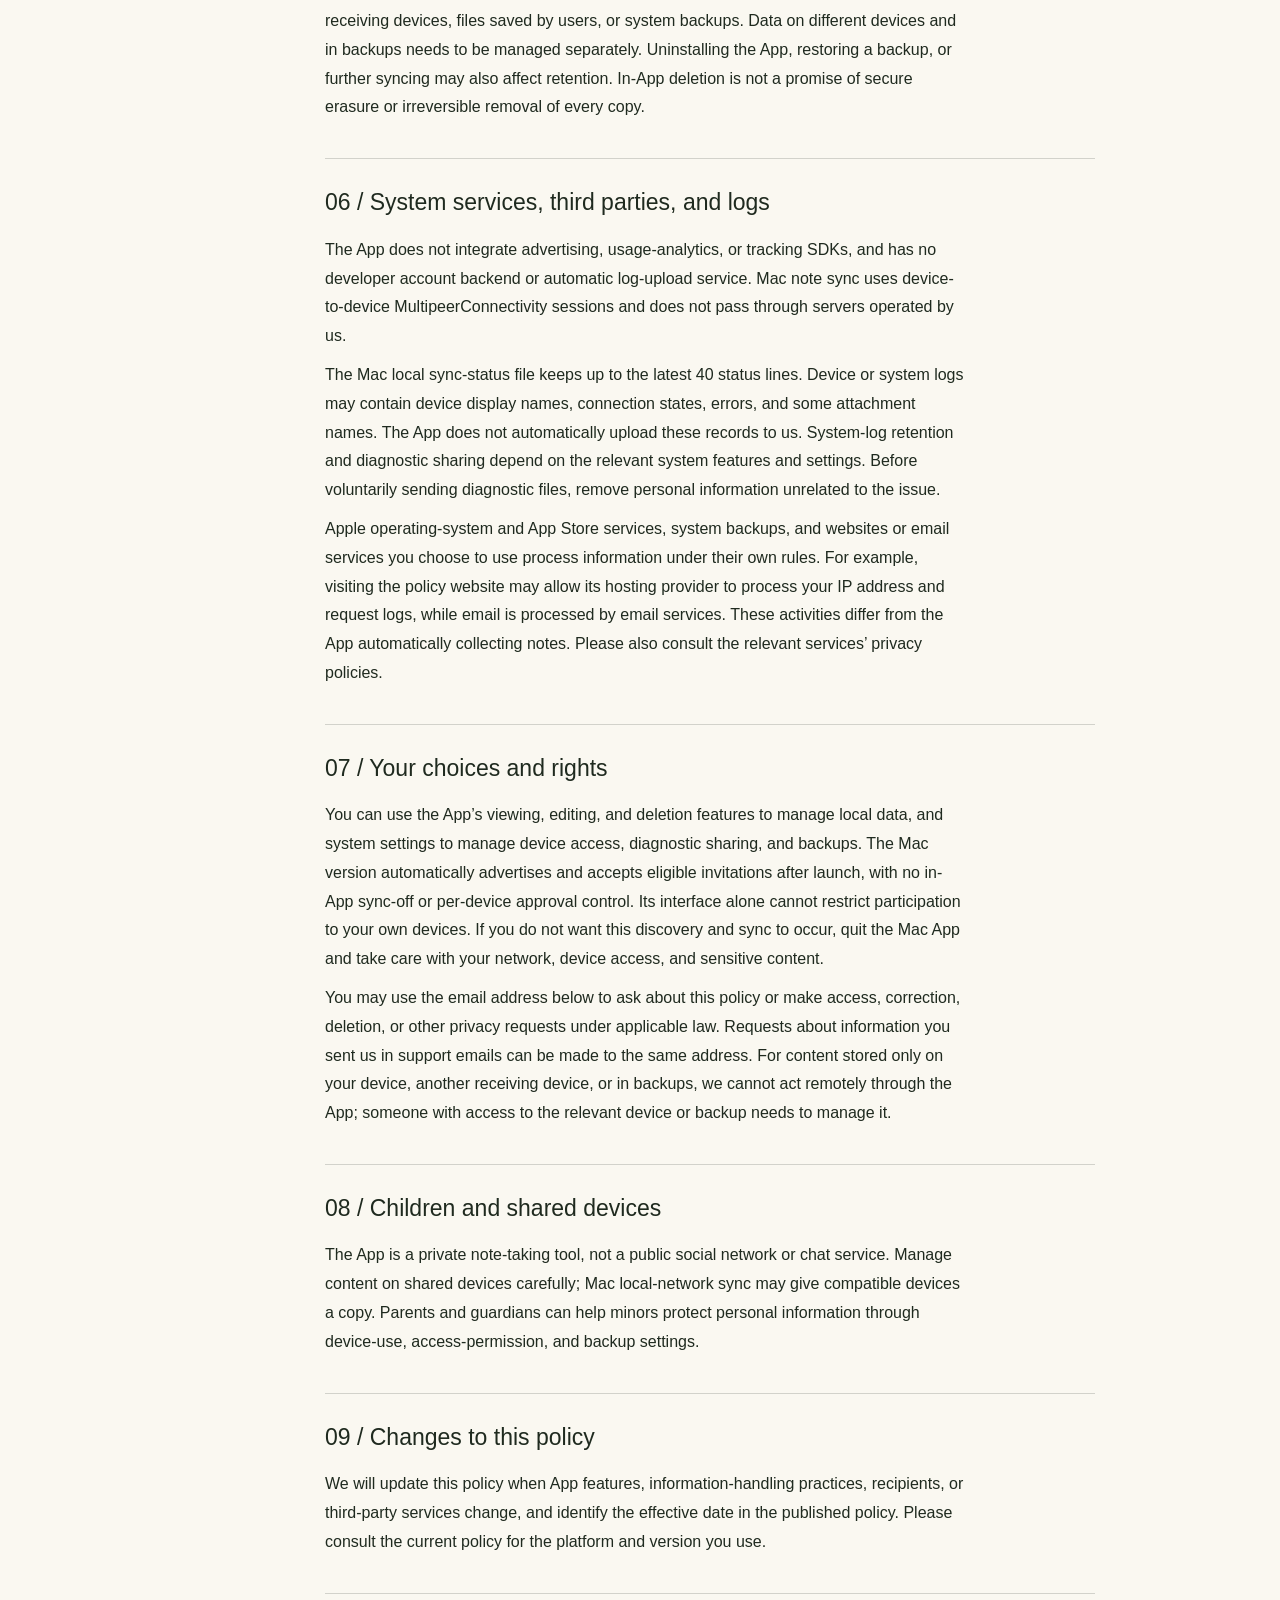
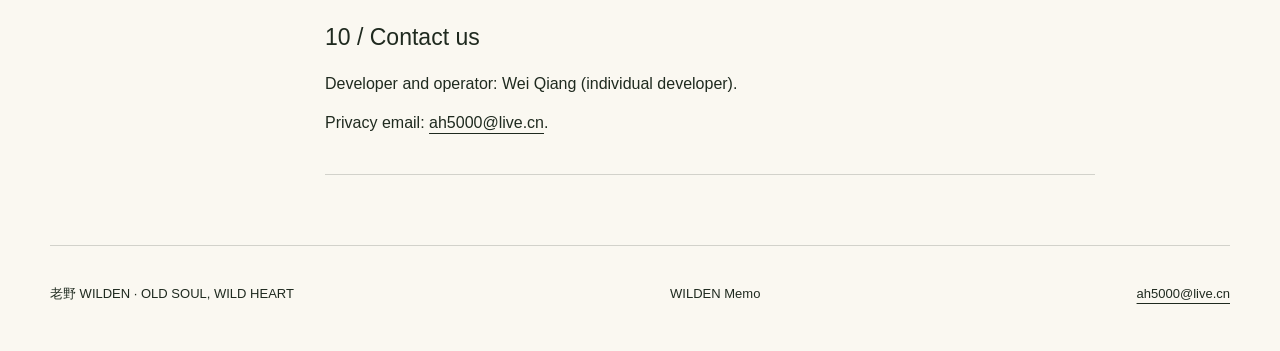
<file: memo/privacy/unified/en/index.html>
<!doctype html>
<html lang="en">
<head>
<meta charset="utf-8"><meta name="viewport" content="width=device-width, initial-scale=1">
<meta name="referrer" content="no-referrer">
<title>WILDEN Memo Privacy Policy</title>
<meta name="description" content="Unified privacy policy for the offline iPhone and iPad edition and the Mac local-network peer-to-peer sync edition of WILDEN Memo.">
<link rel="icon" type="image/png" href="../../../../assets/symbol.png">
<link rel="stylesheet" href="../../../../assets/site.css"><link rel="stylesheet" href="../../privacy.css">
<link rel="alternate" hreflang="zh-CN" href="../"><link rel="alternate" hreflang="en" href="./">
</head>
<body class="memo-privacy-preview">
<a class="skip" href="#main">Skip to content</a>
<div class="shell">
<header class="site-header"><a class="brand" href="#main" aria-label="WILDEN"><img src="../../../../assets/brand-wordmark.png" alt="Official Lao Ye WILDEN wordmark"><span class="brand-tagline">OLD SOUL, WILD HEART</span></a><nav class="nav" aria-label="Language navigation"><a href="../" lang="zh-CN">简体中文</a><a href="./" lang="en" aria-current="page">English</a></nav></header>
<main id="main">
<header class="page-head"><p class="eyebrow">WILDEN Memo / Privacy</p><h1>WILDEN Memo Privacy Policy</h1><p>How offline notes on iPhone / iPad and local-network sync on Mac handle your information.</p><p class="effective-date">Effective date: October 20, 2026</p><nav class="language-switch" aria-label="Choose language"><a href="../" lang="zh-CN">简体中文</a><a href="./" lang="en" aria-current="page">English</a></nav></header>

<div class="reading-layout"><nav class="toc" aria-label="On this page"><p>Contents</p><a href="#scope">01 / Scope</a><a href="#data">02 / Data processing and collection</a><a href="#ios">03 / iPhone and iPad</a><a href="#mac">04 / Mac local-network sync</a><a href="#storage">05 / Storage, retention, and deletion</a><a href="#third-party">06 / Third parties and logs</a><a href="#rights">07 / Your choices and rights</a><a href="#children">08 / Children and shared devices</a><a href="#changes">09 / Policy changes</a><a href="#contact">10 / Contact</a></nav>
<article class="policy">
<section id="scope"><h2>01 / Scope and platform differences</h2><p>This policy explains how WILDEN Memo (老野记事, the “App”) handles information on iPhone, iPad, and Mac. The developer and operator is Wei Qiang (individual developer).</p><p>It covers the offline iPhone and iPad release, iOS 1.3.5, and Mac version 2.4.5, which includes local-network peer-to-peer sync. The iOS release does not provide in-App cross-device sync. Sync on Mac does not mean that the iPhone or iPad release has the same feature. Please read the sections for the platform and version you use.</p></section>
<section id="data"><h2>02 / How we handle information</h2><p>The App processes your note titles, text, dates, card categories, attachments, and edit state on your device. We do not operate servers, cloud services, or third-party services to collect this note content, attachments, or App usage data. The App does not provide account-based cloud sync, advertising, usage analytics, or tracking, and does not automatically upload notes, attachments, crash reports, or logs to us.</p><p>The Mac version transfers information to compatible devices over local-network peer-to-peer connections, and recipients save copies. Section 4 explains how this works and the associated risks. This involves data leaving your device; it does not mean the App never connects to a network or never transfers data. The App gives us no remote access to these copies, but a receiving device’s user may read the content it stores.</p><p>If you choose to send a support or privacy inquiry by email, we receive your email address, message, and any files you include, and use them to handle your request. Please do not send private notes or sensitive information unrelated to the request.</p></section>
<section id="ios"><h2>03 / iPhone and iPad: offline notes</h2><p>iOS 1.3.5 stores note cards, history, and existing attachments in local App storage and supports viewing or previewing existing attachments. It does not provide an in-App account or cross-device sync and does not use the Mac local-network sync flow to automatically send notes or attachments.</p><p>When you choose to open this policy, a support page, or an email link, your device accesses the relevant website or email service. Your notes are not automatically included in those requests. System backups and copies you make yourself are described in Sections 5 and 6.</p><p>The App does not add application-level encryption at rest to note or attachment files. Device passwords, operating-system protections, access permissions, and backup settings affect security. Local storage does not mean that others cannot access the data in any circumstance.</p></section>
<section id="mac"><h2>04 / Mac: local discovery and peer-to-peer sync</h2><h3>Discovery and automatic connections</h3><p>Mac 2.4.5 uses Apple Bonjour and MultipeerConnectivity for nearby device discovery and peer-to-peer communication. After launch and local data loading, the App automatically advertises its sync service. Nearby compatible devices may see connection information such as the device display name, device role, and protocol version.</p><p>The App checks sync-protocol compatibility and automatically accepts invitations that meet its v4 protocol conditions. This version has no in-App sync-off switch, common-ownership verification, account pairing, pairing code, or manual approval for each connection. Protocol compatibility does not verify identity, so the App cannot ensure that connected devices are controlled or trusted by you. An unexpected compatible device may connect and receive content.</p><h3>What encryption protects</h3><p>Sync sessions require transport encryption provided by Apple MultipeerConnectivity. Transport encryption does not verify who owns a device, establish trust in a recipient, or mean that the App encrypts data stored on the receiving device. A device that has received data may still read or retain its local copy.</p><h3>Information transferred</h3><p>Sync may include Today, Common, and History cards, along with card identifiers, titles, text, dates, attachment references, modification times, deletion markers, and conflict and origin associations. Attachment descriptions include filenames, types, sizes, modification times, and SHA-256 digests; referenced attachment files may also be transferred. Devices also exchange protocol versions and timestamps used to determine updates. Digests help check file content; they do not encrypt or anonymize it.</p><h3>Recipients and persistent copies</h3><p>The receiving device saves merged cards, history, deletion markers, and eligible attachments locally. Its user or another person with access to that device may read or retain the copies. We cannot remotely view, recall, or delete them through the App. Avoid running the Mac App with sensitive content on untrusted networks or near untrusted devices.</p></section>
<section id="storage"><h2>05 / Storage, retention, and deletion</h2><p>Notes, history, attachments, preferences, and sync status are stored on the relevant device. Retention depends on how you manage the data, device state, system backups, and copies saved on other devices. Sync exchanges data between devices; it is not a developer-operated cloud backup service.</p><p>When a Mac card is deleted, the App stores a deletion marker associated with the original card and may sync it to connected devices to handle older copies. This version does not automatically remove these markers. Deleting a card or removing an attachment reference does not delete the physical attachment file; the current flow retains those files. History may also remain.</p><p>Deleting content locally does not ensure removal of separately retained copies on receiving devices, files saved by users, or system backups. Data on different devices and in backups needs to be managed separately. Uninstalling the App, restoring a backup, or further syncing may also affect retention. In-App deletion is not a promise of secure erasure or irreversible removal of every copy.</p></section>
<section id="third-party"><h2>06 / System services, third parties, and logs</h2><p>The App does not integrate advertising, usage-analytics, or tracking SDKs, and has no developer account backend or automatic log-upload service. Mac note sync uses device-to-device MultipeerConnectivity sessions and does not pass through servers operated by us.</p><p>The Mac local sync-status file keeps up to the latest 40 status lines. Device or system logs may contain device display names, connection states, errors, and some attachment names. The App does not automatically upload these records to us. System-log retention and diagnostic sharing depend on the relevant system features and settings. Before voluntarily sending diagnostic files, remove personal information unrelated to the issue.</p><p>Apple operating-system and App Store services, system backups, and websites or email services you choose to use process information under their own rules. For example, visiting the policy website may allow its hosting provider to process your IP address and request logs, while email is processed by email services. These activities differ from the App automatically collecting notes. Please also consult the relevant services’ privacy policies.</p></section>
<section id="rights"><h2>07 / Your choices and rights</h2><p>You can use the App’s viewing, editing, and deletion features to manage local data, and system settings to manage device access, diagnostic sharing, and backups. The Mac version automatically advertises and accepts eligible invitations after launch, with no in-App sync-off or per-device approval control. Its interface alone cannot restrict participation to your own devices. If you do not want this discovery and sync to occur, quit the Mac App and take care with your network, device access, and sensitive content.</p><p>You may use the email address below to ask about this policy or make access, correction, deletion, or other privacy requests under applicable law. Requests about information you sent us in support emails can be made to the same address. For content stored only on your device, another receiving device, or in backups, we cannot act remotely through the App; someone with access to the relevant device or backup needs to manage it.</p></section>
<section id="children"><h2>08 / Children and shared devices</h2><p>The App is a private note-taking tool, not a public social network or chat service. Manage content on shared devices carefully; Mac local-network sync may give compatible devices a copy. Parents and guardians can help minors protect personal information through device-use, access-permission, and backup settings.</p></section>
<section id="changes"><h2>09 / Changes to this policy</h2><p>We will update this policy when App features, information-handling practices, recipients, or third-party services change, and identify the effective date in the published policy. Please consult the current policy for the platform and version you use.</p></section>
<section id="contact"><h2>10 / Contact us</h2><p>Developer and operator: Wei Qiang (individual developer).</p><p>Privacy email: <a href="mailto:ah5000@live.cn">ah5000@live.cn</a>.</p></section>
</article></div></main>
<footer class="site-footer"><p>老野 WILDEN · OLD SOUL, WILD HEART</p><p>WILDEN Memo</p><p><a href="mailto:ah5000@live.cn">ah5000@live.cn</a></p></footer>
</div></body></html>
</file>
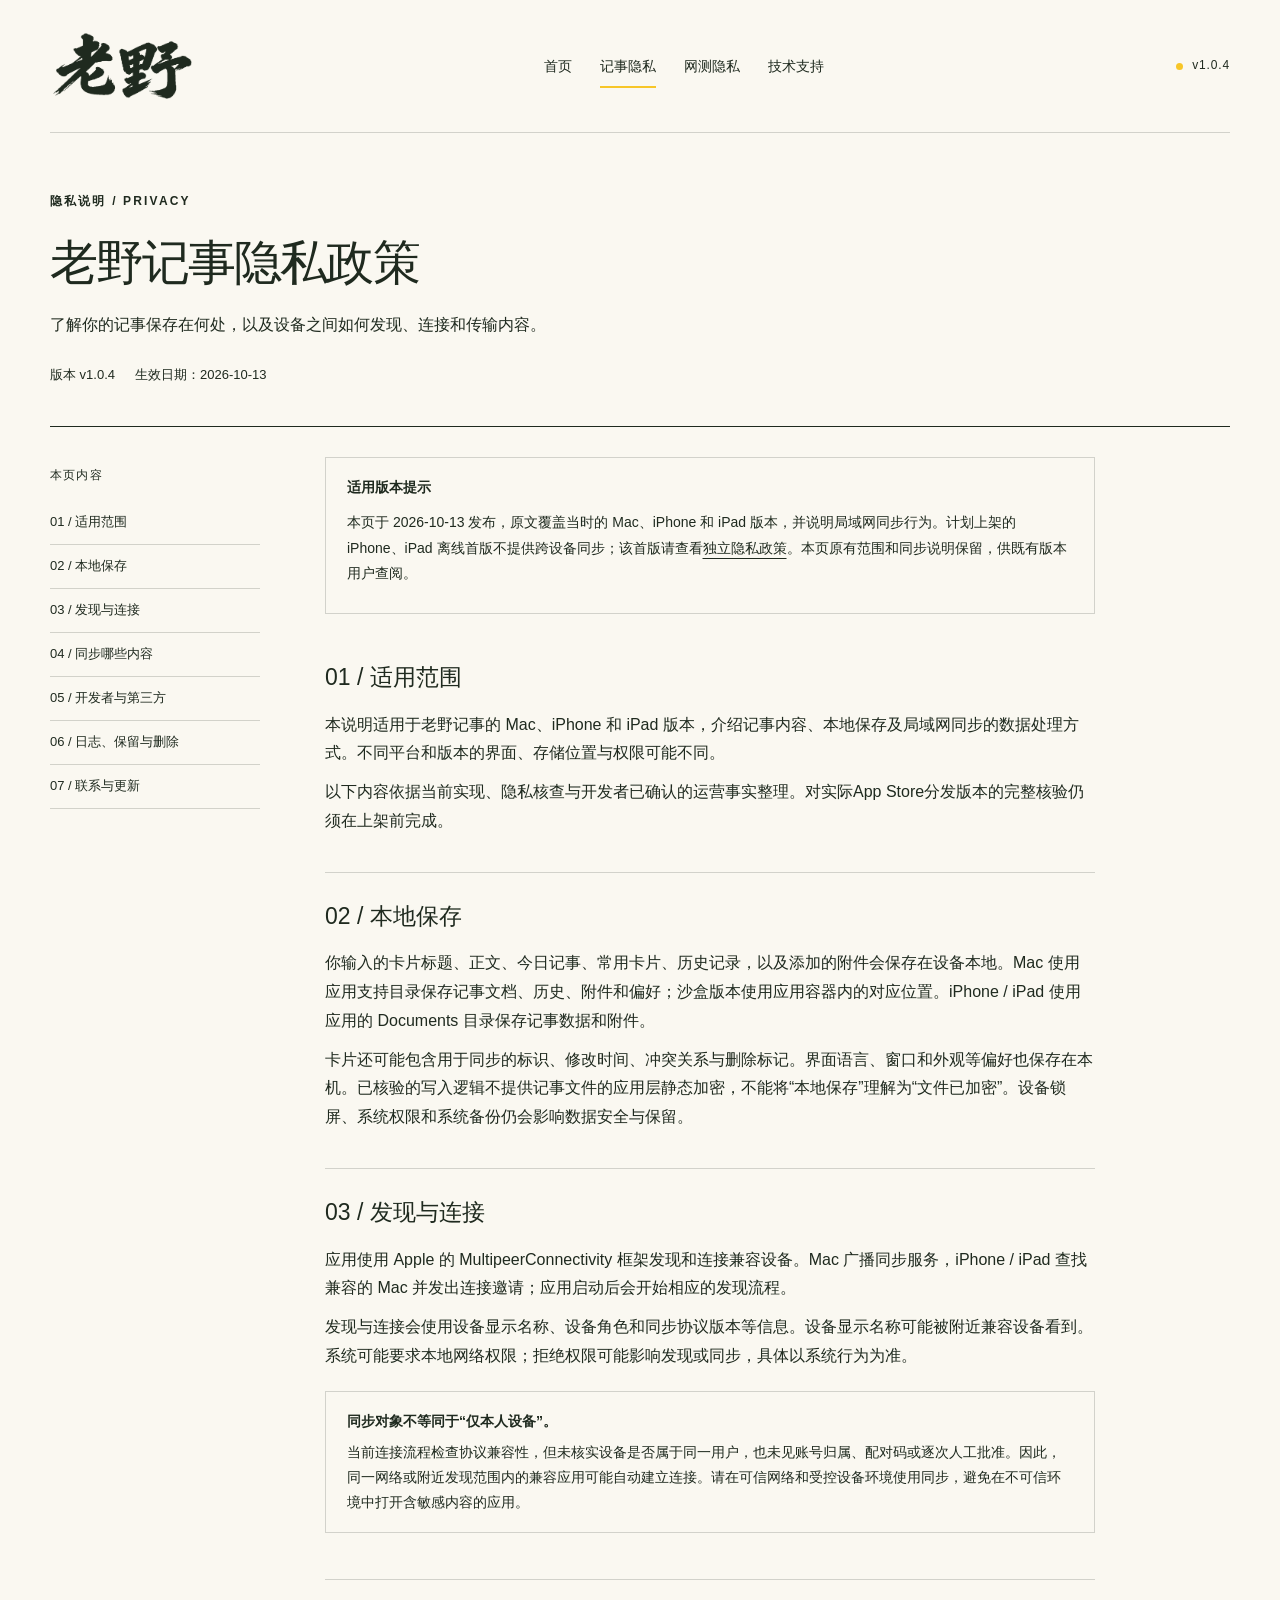
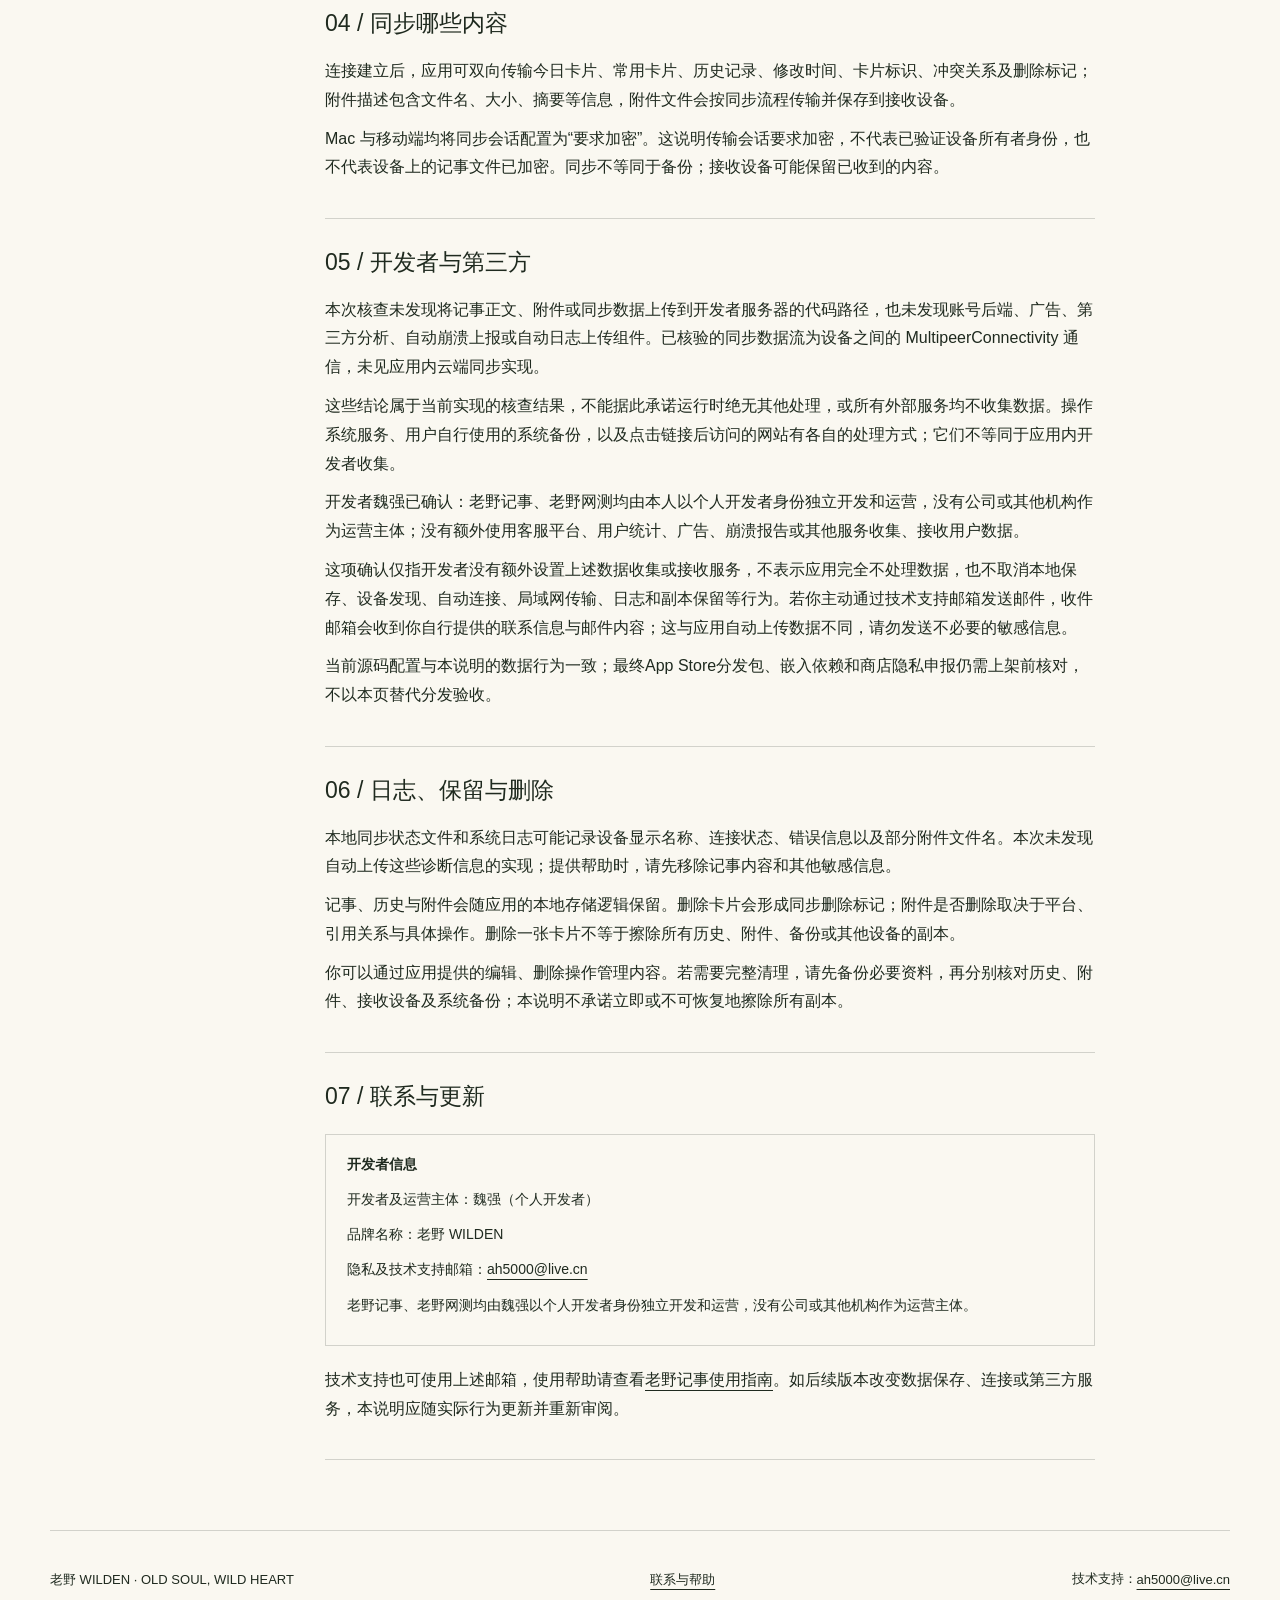
<file: privacy-memo.html>
<!doctype html>
<html lang="zh-CN">
<head>
<meta charset="utf-8"><meta name="viewport" content="width=device-width, initial-scale=1">
<meta name="robots" content="index, follow"><meta name="referrer" content="no-referrer">
<title>老野记事隐私政策 · 老野 WILDEN</title><meta name="description" content="了解你的记事保存在何处，以及设备之间如何发现、连接和传输内容。">
<link rel="icon" type="image/png" href="assets/symbol.png"><link rel="stylesheet" href="assets/site.css">
</head>
<body>
<a class="skip" href="#main">跳到正文</a>
<div class="shell">
<header class="site-header"><a class="brand" href="index.html" aria-label="老野 WILDEN 首页"><img src="assets/brand-wordmark-6c5731c1.png" alt="书法字标「老野」" width="2968" height="1512"></a><nav class="nav" aria-label="主导航"><a href="index.html">首页</a><a href="privacy-memo.html" aria-current="page">记事隐私</a><a href="privacy-speed.html">网测隐私</a><a href="support.html">技术支持</a></nav><span class="edition">v1.0.4</span></header>
<main id="main"><header class="page-head"><p class="eyebrow">隐私说明 / Privacy</p><h1>老野记事隐私政策</h1><p>了解你的记事保存在何处，以及设备之间如何发现、连接和传输内容。</p><div class="meta"><span>版本 v1.0.4</span><span>生效日期：<time datetime="2026-10-13" style="overflow-wrap:anywhere">2026-10-13</time></span></div></header><div class="reading-layout"><nav class="toc" aria-label="本页目录"><p>本页内容</p><a href="#scope">01 / 适用范围</a><a href="#local">02 / 本地保存</a><a href="#discovery">03 / 发现与连接</a><a href="#transfer">04 / 同步哪些内容</a><a href="#developer">05 / 开发者与第三方</a><a href="#retention">06 / 日志、保留与删除</a><a href="#contact">07 / 联系与更新</a></nav><article class="policy"><div class="callout"><strong>适用版本提示</strong><p>本页于 2026-10-13 发布，原文覆盖当时的 Mac、iPhone 和 iPad 版本，并说明局域网同步行为。计划上架的 iPhone、iPad 离线首版不提供跨设备同步；该首版请查看<a href="memo/privacy/">独立隐私政策</a>。本页原有范围和同步说明保留，供既有版本用户查阅。</p></div><section id="scope"><h2>01 / 适用范围</h2><p>本说明适用于老野记事的 Mac、iPhone 和 iPad 版本，介绍记事内容、本地保存及局域网同步的数据处理方式。不同平台和版本的界面、存储位置与权限可能不同。</p><p>以下内容依据当前实现、隐私核查与开发者已确认的运营事实整理。对实际App Store分发版本的完整核验仍须在上架前完成。</p></section><section id="local"><h2>02 / 本地保存</h2><p>你输入的卡片标题、正文、今日记事、常用卡片、历史记录，以及添加的附件会保存在设备本地。Mac 使用应用支持目录保存记事文档、历史、附件和偏好；沙盒版本使用应用容器内的对应位置。iPhone / iPad 使用应用的 Documents 目录保存记事数据和附件。</p><p>卡片还可能包含用于同步的标识、修改时间、冲突关系与删除标记。界面语言、窗口和外观等偏好也保存在本机。已核验的写入逻辑不提供记事文件的应用层静态加密，不能将“本地保存”理解为“文件已加密”。设备锁屏、系统权限和系统备份仍会影响数据安全与保留。</p></section><section id="discovery"><h2>03 / 发现与连接</h2><p>应用使用 Apple 的 MultipeerConnectivity 框架发现和连接兼容设备。Mac 广播同步服务，iPhone / iPad 查找兼容的 Mac 并发出连接邀请；应用启动后会开始相应的发现流程。</p><p>发现与连接会使用设备显示名称、设备角色和同步协议版本等信息。设备显示名称可能被附近兼容设备看到。系统可能要求本地网络权限；拒绝权限可能影响发现或同步，具体以系统行为为准。</p><div class="callout"><strong>同步对象不等同于“仅本人设备”。</strong>当前连接流程检查协议兼容性，但未核实设备是否属于同一用户，也未见账号归属、配对码或逐次人工批准。因此，同一网络或附近发现范围内的兼容应用可能自动建立连接。请在可信网络和受控设备环境使用同步，避免在不可信环境中打开含敏感内容的应用。</div></section><section id="transfer"><h2>04 / 同步哪些内容</h2><p>连接建立后，应用可双向传输今日卡片、常用卡片、历史记录、修改时间、卡片标识、冲突关系及删除标记；附件描述包含文件名、大小、摘要等信息，附件文件会按同步流程传输并保存到接收设备。</p><p>Mac 与移动端均将同步会话配置为“要求加密”。这说明传输会话要求加密，不代表已验证设备所有者身份，也不代表设备上的记事文件已加密。同步不等同于备份；接收设备可能保留已收到的内容。</p></section><section id="developer"><h2>05 / 开发者与第三方</h2><p>本次核查未发现将记事正文、附件或同步数据上传到开发者服务器的代码路径，也未发现账号后端、广告、第三方分析、自动崩溃上报或自动日志上传组件。已核验的同步数据流为设备之间的 MultipeerConnectivity 通信，未见应用内云端同步实现。</p><p>这些结论属于当前实现的核查结果，不能据此承诺运行时绝无其他处理，或所有外部服务均不收集数据。操作系统服务、用户自行使用的系统备份，以及点击链接后访问的网站有各自的处理方式；它们不等同于应用内开发者收集。</p><p>开发者魏强已确认：老野记事、老野网测均由本人以个人开发者身份独立开发和运营，没有公司或其他机构作为运营主体；没有额外使用客服平台、用户统计、广告、崩溃报告或其他服务收集、接收用户数据。</p><p>这项确认仅指开发者没有额外设置上述数据收集或接收服务，不表示应用完全不处理数据，也不取消本地保存、设备发现、自动连接、局域网传输、日志和副本保留等行为。若你主动通过技术支持邮箱发送邮件，收件邮箱会收到你自行提供的联系信息与邮件内容；这与应用自动上传数据不同，请勿发送不必要的敏感信息。</p><p>当前源码配置与本说明的数据行为一致；最终App Store分发包、嵌入依赖和商店隐私申报仍需上架前核对，不以本页替代分发验收。</p></section><section id="retention"><h2>06 / 日志、保留与删除</h2><p>本地同步状态文件和系统日志可能记录设备显示名称、连接状态、错误信息以及部分附件文件名。本次未发现自动上传这些诊断信息的实现；提供帮助时，请先移除记事内容和其他敏感信息。</p><p>记事、历史与附件会随应用的本地存储逻辑保留。删除卡片会形成同步删除标记；附件是否删除取决于平台、引用关系与具体操作。删除一张卡片不等于擦除所有历史、附件、备份或其他设备的副本。</p><p>你可以通过应用提供的编辑、删除操作管理内容。若需要完整清理，请先备份必要资料，再分别核对历史、附件、接收设备及系统备份；本说明不承诺立即或不可恢复地擦除所有副本。</p></section><section id="contact"><h2>07 / 联系与更新</h2><div class="callout"><strong>开发者信息</strong><p>开发者及运营主体：魏强（个人开发者）</p><p>品牌名称：老野 WILDEN</p><p>隐私及技术支持邮箱：<a href="mailto:ah5000@live.cn">ah5000@live.cn</a></p><p>老野记事、老野网测均由魏强以个人开发者身份独立开发和运营，没有公司或其他机构作为运营主体。</p></div><p>技术支持也可使用上述邮箱，使用帮助请查看<a href="support.html#memo-guide">老野记事使用指南</a>。如后续版本改变数据保存、连接或第三方服务，本说明应随实际行为更新并重新审阅。</p></section></article></div></main>
<footer class="site-footer"><p>老野 WILDEN · OLD SOUL, WILD HEART</p><p><a href="support.html#contact">联系与帮助</a></p><p>技术支持：<a href="mailto:ah5000@live.cn">ah5000@live.cn</a></p></footer>
</div></body></html>
</file>
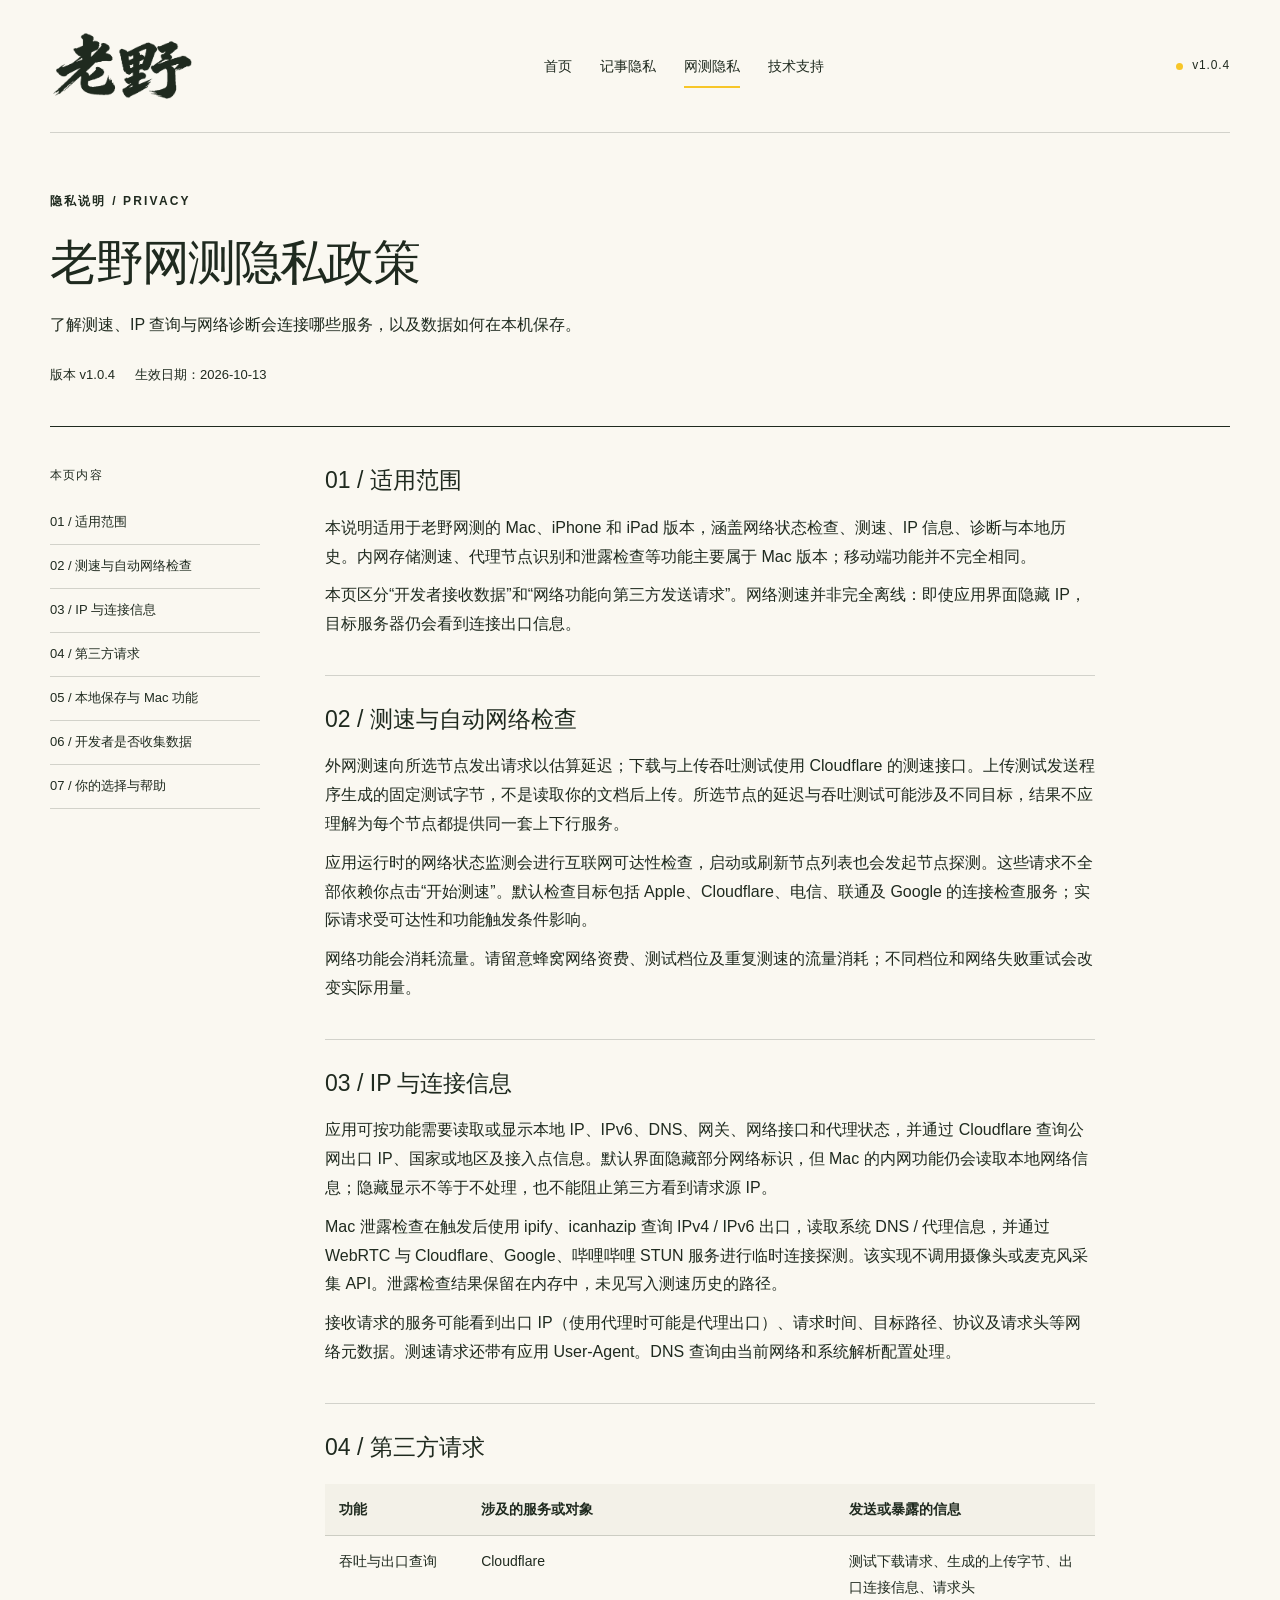
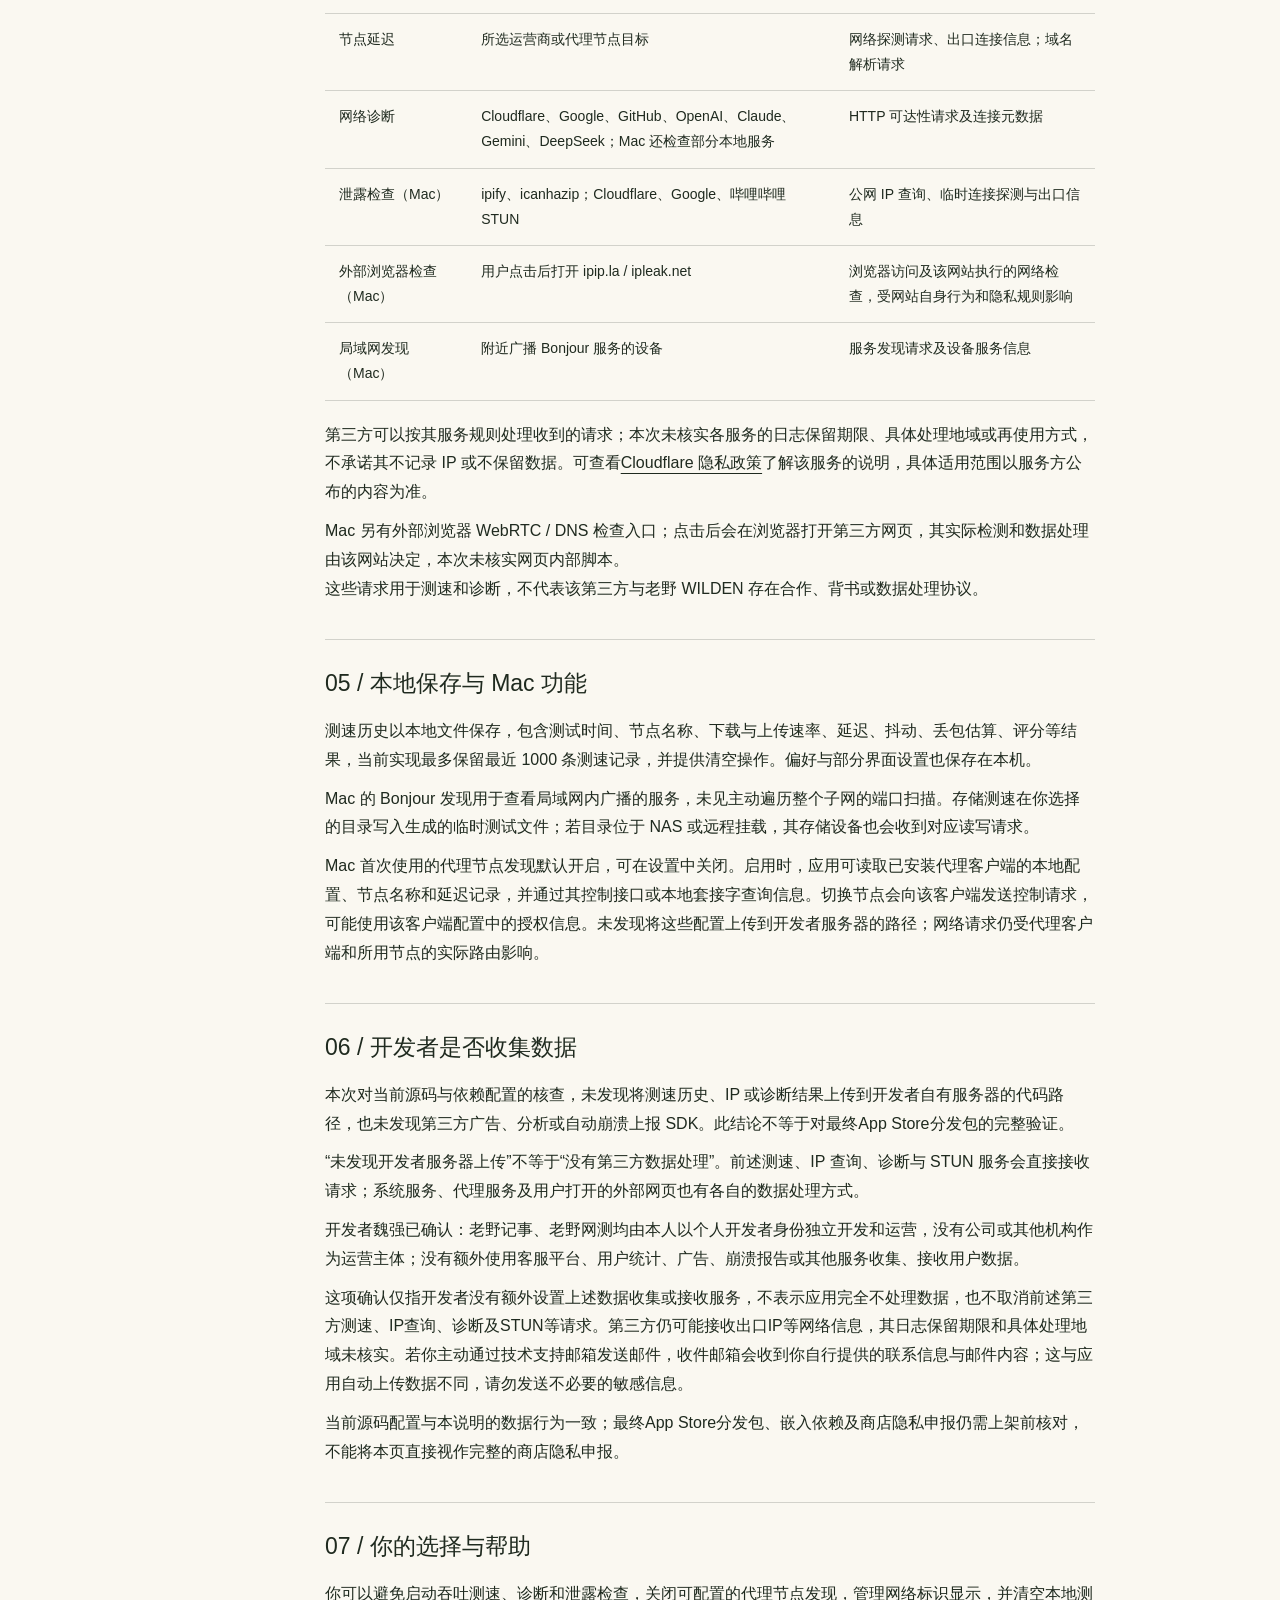
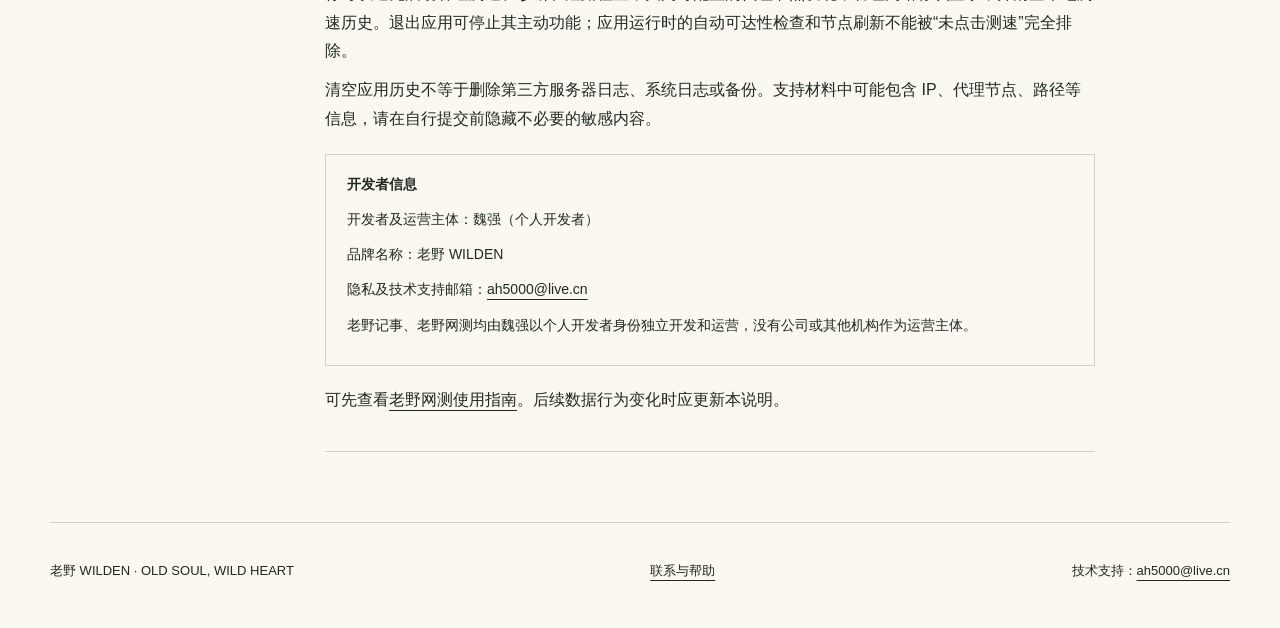
<file: privacy-speed.html>
<!doctype html>
<html lang="zh-CN">
<head>
<meta charset="utf-8"><meta name="viewport" content="width=device-width, initial-scale=1">
<meta name="robots" content="index, follow"><meta name="referrer" content="no-referrer">
<title>老野网测隐私政策 · 老野 WILDEN</title><meta name="description" content="了解测速、IP 查询与网络诊断会连接哪些服务，以及数据如何在本机保存。">
<link rel="icon" type="image/png" href="assets/symbol.png"><link rel="stylesheet" href="assets/site.css">
</head>
<body>
<a class="skip" href="#main">跳到正文</a>
<div class="shell">
<header class="site-header"><a class="brand" href="index.html" aria-label="老野 WILDEN 首页"><img src="assets/brand-wordmark-6c5731c1.png" alt="书法字标「老野」" width="2968" height="1512"></a><nav class="nav" aria-label="主导航"><a href="index.html">首页</a><a href="privacy-memo.html">记事隐私</a><a href="privacy-speed.html" aria-current="page">网测隐私</a><a href="support.html">技术支持</a></nav><span class="edition">v1.0.4</span></header>
<main id="main"><header class="page-head"><p class="eyebrow">隐私说明 / Privacy</p><h1>老野网测隐私政策</h1><p>了解测速、IP 查询与网络诊断会连接哪些服务，以及数据如何在本机保存。</p><div class="meta"><span>版本 v1.0.4</span><span>生效日期：<time datetime="2026-10-13" style="overflow-wrap:anywhere">2026-10-13</time></span></div></header><div class="reading-layout"><nav class="toc" aria-label="本页目录"><p>本页内容</p><a href="#scope">01 / 适用范围</a><a href="#network">02 / 测速与自动网络检查</a><a href="#ip">03 / IP 与连接信息</a><a href="#third-party">04 / 第三方请求</a><a href="#local">05 / 本地保存与 Mac 功能</a><a href="#developer">06 / 开发者是否收集数据</a><a href="#control">07 / 你的选择与帮助</a></nav><article class="policy"><section id="scope"><h2>01 / 适用范围</h2><p>本说明适用于老野网测的 Mac、iPhone 和 iPad 版本，涵盖网络状态检查、测速、IP 信息、诊断与本地历史。内网存储测速、代理节点识别和泄露检查等功能主要属于 Mac 版本；移动端功能并不完全相同。</p><p>本页区分“开发者接收数据”和“网络功能向第三方发送请求”。网络测速并非完全离线：即使应用界面隐藏 IP，目标服务器仍会看到连接出口信息。</p></section><section id="network"><h2>02 / 测速与自动网络检查</h2><p>外网测速向所选节点发出请求以估算延迟；下载与上传吞吐测试使用 Cloudflare 的测速接口。上传测试发送程序生成的固定测试字节，不是读取你的文档后上传。所选节点的延迟与吞吐测试可能涉及不同目标，结果不应理解为每个节点都提供同一套上下行服务。</p><p>应用运行时的网络状态监测会进行互联网可达性检查，启动或刷新节点列表也会发起节点探测。这些请求不全部依赖你点击“开始测速”。默认检查目标包括 Apple、Cloudflare、电信、联通及 Google 的连接检查服务；实际请求受可达性和功能触发条件影响。</p><p>网络功能会消耗流量。请留意蜂窝网络资费、测试档位及重复测速的流量消耗；不同档位和网络失败重试会改变实际用量。</p></section><section id="ip"><h2>03 / IP 与连接信息</h2><p>应用可按功能需要读取或显示本地 IP、IPv6、DNS、网关、网络接口和代理状态，并通过 Cloudflare 查询公网出口 IP、国家或地区及接入点信息。默认界面隐藏部分网络标识，但 Mac 的内网功能仍会读取本地网络信息；隐藏显示不等于不处理，也不能阻止第三方看到请求源 IP。</p><p>Mac 泄露检查在触发后使用 ipify、icanhazip 查询 IPv4 / IPv6 出口，读取系统 DNS / 代理信息，并通过 WebRTC 与 Cloudflare、Google、哔哩哔哩 STUN 服务进行临时连接探测。该实现不调用摄像头或麦克风采集 API。泄露检查结果保留在内存中，未见写入测速历史的路径。</p><p>接收请求的服务可能看到出口 IP（使用代理时可能是代理出口）、请求时间、目标路径、协议及请求头等网络元数据。测速请求还带有应用 User-Agent。DNS 查询由当前网络和系统解析配置处理。</p></section><section id="third-party"><h2>04 / 第三方请求</h2><div class="table-wrap"><table><thead><tr><th scope="col">功能</th><th scope="col">涉及的服务或对象</th><th scope="col">发送或暴露的信息</th></tr></thead><tbody>
<tr><td>吞吐与出口查询</td><td>Cloudflare</td><td>测试下载请求、生成的上传字节、出口连接信息、请求头</td></tr>
<tr><td>节点延迟</td><td>所选运营商或代理节点目标</td><td>网络探测请求、出口连接信息；域名解析请求</td></tr>
<tr><td>网络诊断</td><td>Cloudflare、Google、GitHub、OpenAI、Claude、Gemini、DeepSeek；Mac 还检查部分本地服务</td><td>HTTP 可达性请求及连接元数据</td></tr>
<tr><td>泄露检查（Mac）</td><td>ipify、icanhazip；Cloudflare、Google、哔哩哔哩 STUN</td><td>公网 IP 查询、临时连接探测与出口信息</td></tr>
<tr><td>外部浏览器检查（Mac）</td><td>用户点击后打开 ipip.la / ipleak.net</td><td>浏览器访问及该网站执行的网络检查，受网站自身行为和隐私规则影响</td></tr>
<tr><td>局域网发现（Mac）</td><td>附近广播 Bonjour 服务的设备</td><td>服务发现请求及设备服务信息</td></tr>
</tbody></table></div><p>第三方可以按其服务规则处理收到的请求；本次未核实各服务的日志保留期限、具体处理地域或再使用方式，不承诺其不记录 IP 或不保留数据。可查看<a href="https://www.cloudflare.com/privacypolicy/" rel="noopener noreferrer">Cloudflare 隐私政策</a>了解该服务的说明，具体适用范围以服务方公布的内容为准。</p><p>Mac 另有外部浏览器 WebRTC / DNS 检查入口；点击后会在浏览器打开第三方网页，其实际检测和数据处理由该网站决定，本次未核实网页内部脚本。<br>这些请求用于测速和诊断，不代表该第三方与老野 WILDEN 存在合作、背书或数据处理协议。</p></section><section id="local"><h2>05 / 本地保存与 Mac 功能</h2><p>测速历史以本地文件保存，包含测试时间、节点名称、下载与上传速率、延迟、抖动、丢包估算、评分等结果，当前实现最多保留最近 1000 条测速记录，并提供清空操作。偏好与部分界面设置也保存在本机。</p><p>Mac 的 Bonjour 发现用于查看局域网内广播的服务，未见主动遍历整个子网的端口扫描。存储测速在你选择的目录写入生成的临时测试文件；若目录位于 NAS 或远程挂载，其存储设备也会收到对应读写请求。</p><p>Mac 首次使用的代理节点发现默认开启，可在设置中关闭。启用时，应用可读取已安装代理客户端的本地配置、节点名称和延迟记录，并通过其控制接口或本地套接字查询信息。切换节点会向该客户端发送控制请求，可能使用该客户端配置中的授权信息。未发现将这些配置上传到开发者服务器的路径；网络请求仍受代理客户端和所用节点的实际路由影响。</p></section><section id="developer"><h2>06 / 开发者是否收集数据</h2><p>本次对当前源码与依赖配置的核查，未发现将测速历史、IP 或诊断结果上传到开发者自有服务器的代码路径，也未发现第三方广告、分析或自动崩溃上报 SDK。此结论不等于对最终App Store分发包的完整验证。</p><p>“未发现开发者服务器上传”不等于“没有第三方数据处理”。前述测速、IP 查询、诊断与 STUN 服务会直接接收请求；系统服务、代理服务及用户打开的外部网页也有各自的数据处理方式。</p><p>开发者魏强已确认：老野记事、老野网测均由本人以个人开发者身份独立开发和运营，没有公司或其他机构作为运营主体；没有额外使用客服平台、用户统计、广告、崩溃报告或其他服务收集、接收用户数据。</p><p>这项确认仅指开发者没有额外设置上述数据收集或接收服务，不表示应用完全不处理数据，也不取消前述第三方测速、IP查询、诊断及STUN等请求。第三方仍可能接收出口IP等网络信息，其日志保留期限和具体处理地域未核实。若你主动通过技术支持邮箱发送邮件，收件邮箱会收到你自行提供的联系信息与邮件内容；这与应用自动上传数据不同，请勿发送不必要的敏感信息。</p><p>当前源码配置与本说明的数据行为一致；最终App Store分发包、嵌入依赖及商店隐私申报仍需上架前核对，不能将本页直接视作完整的商店隐私申报。</p></section><section id="control"><h2>07 / 你的选择与帮助</h2><p>你可以避免启动吞吐测速、诊断和泄露检查，关闭可配置的代理节点发现，管理网络标识显示，并清空本地测速历史。退出应用可停止其主动功能；应用运行时的自动可达性检查和节点刷新不能被“未点击测速”完全排除。</p><p>清空应用历史不等于删除第三方服务器日志、系统日志或备份。支持材料中可能包含 IP、代理节点、路径等信息，请在自行提交前隐藏不必要的敏感内容。</p><div class="callout"><strong>开发者信息</strong><p>开发者及运营主体：魏强（个人开发者）</p><p>品牌名称：老野 WILDEN</p><p>隐私及技术支持邮箱：<a href="mailto:ah5000@live.cn">ah5000@live.cn</a></p><p>老野记事、老野网测均由魏强以个人开发者身份独立开发和运营，没有公司或其他机构作为运营主体。</p></div><p>可先查看<a href="support.html#speed-guide">老野网测使用指南</a>。后续数据行为变化时应更新本说明。</p></section></article></div></main>
<footer class="site-footer"><p>老野 WILDEN · OLD SOUL, WILD HEART</p><p><a href="support.html#contact">联系与帮助</a></p><p>技术支持：<a href="mailto:ah5000@live.cn">ah5000@live.cn</a></p></footer>
</div></body></html>
</file>
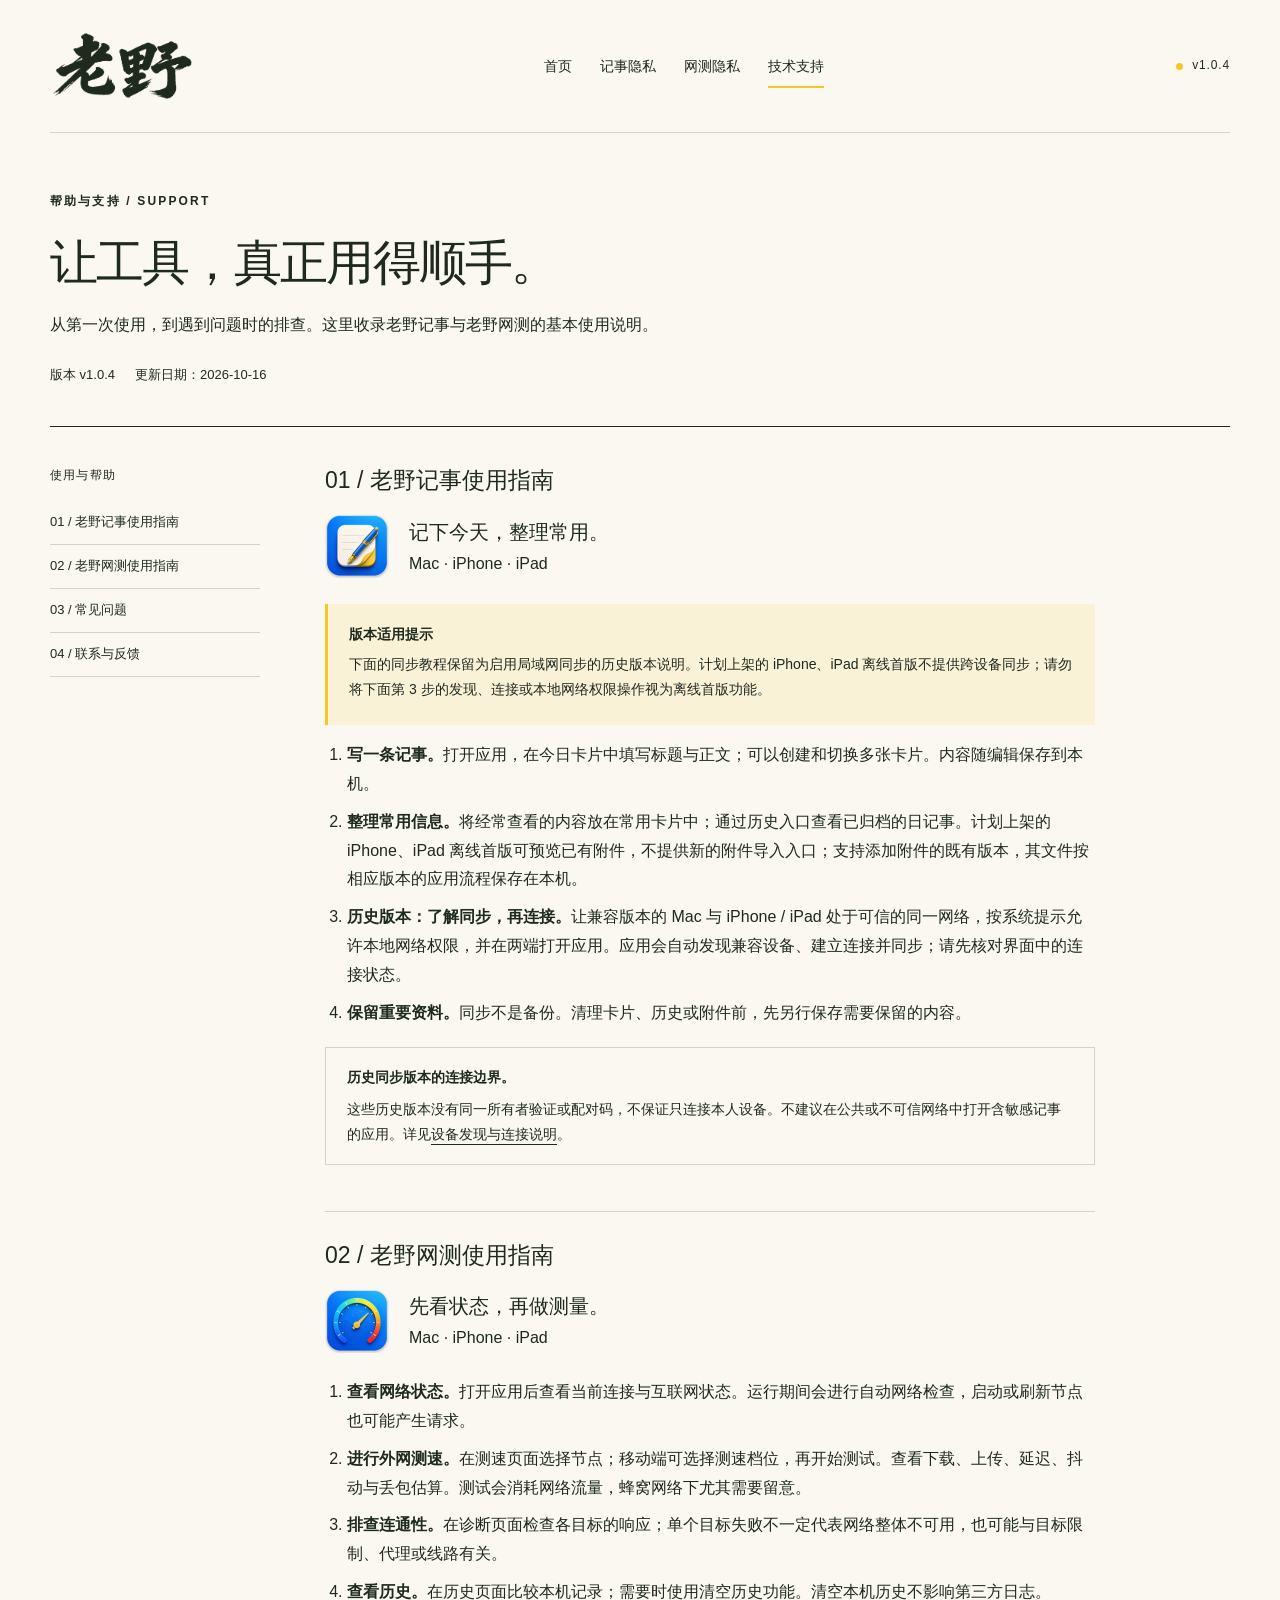
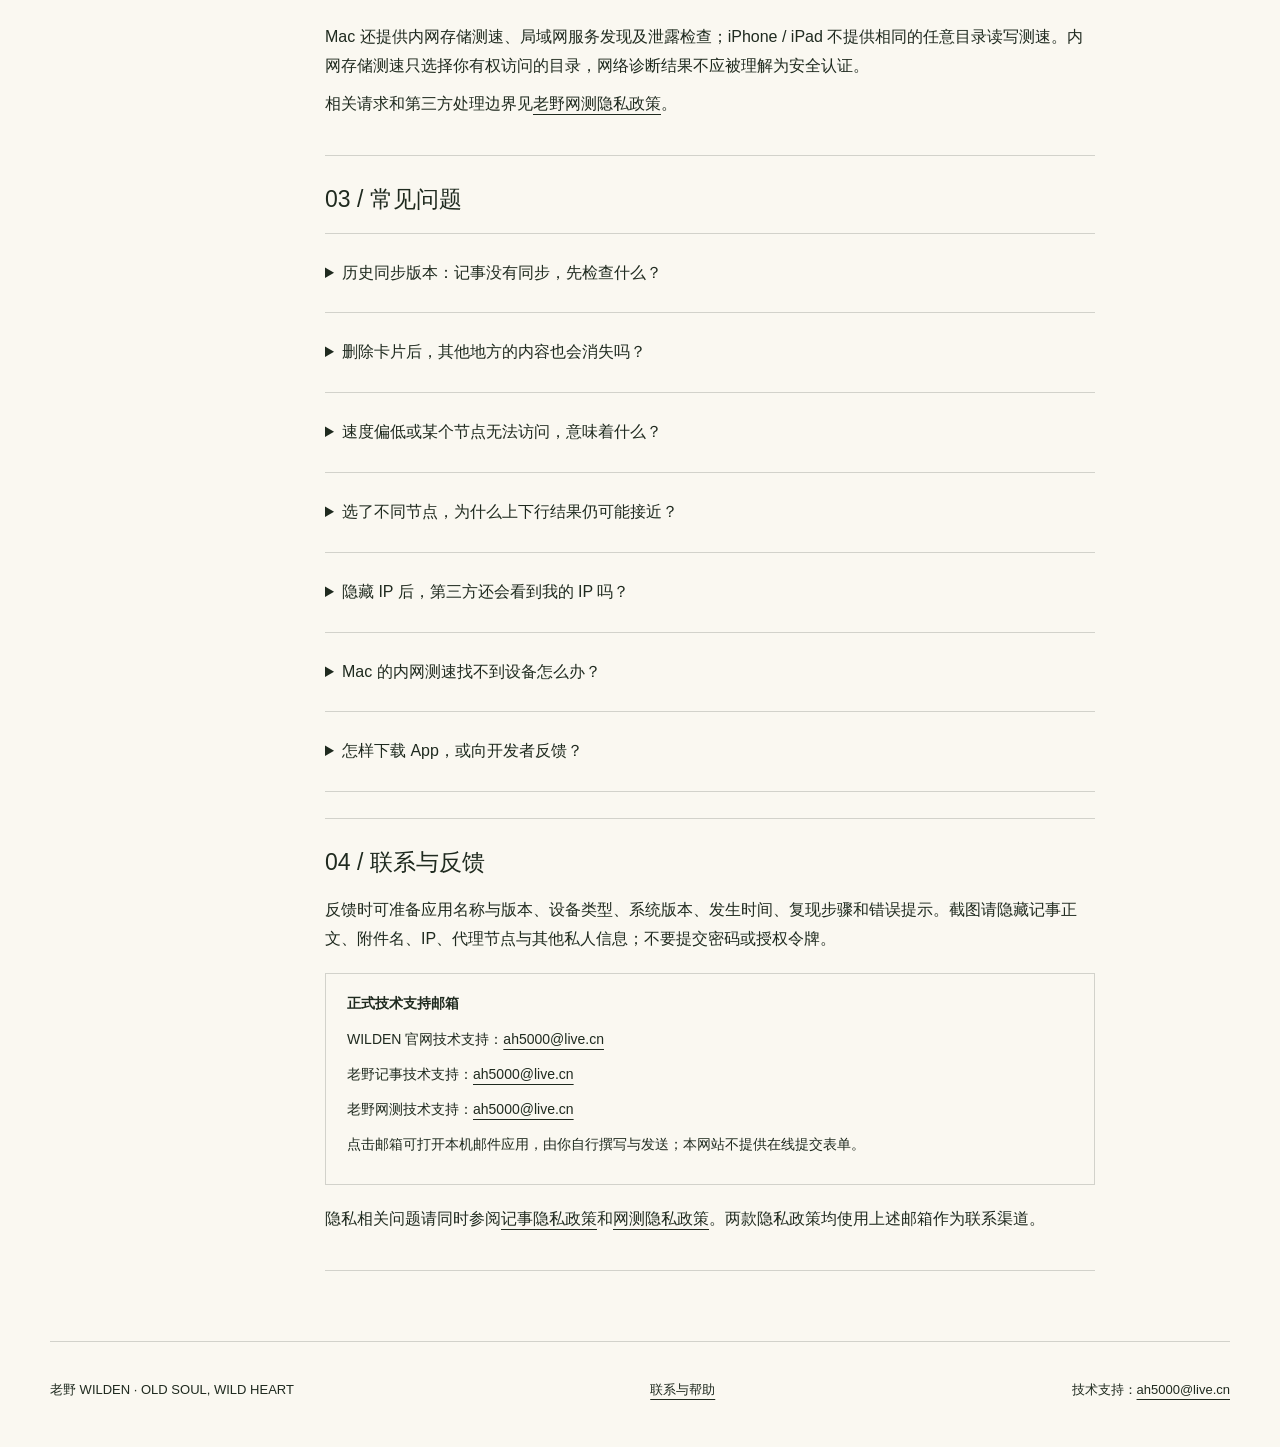
<file: support.html>
<!doctype html>
<html lang="zh-CN">
<head>
<meta charset="utf-8"><meta name="viewport" content="width=device-width, initial-scale=1">
<meta name="robots" content="index, follow"><meta name="referrer" content="no-referrer">
<title>技术支持 · 老野 WILDEN</title><meta name="description" content="老野记事与老野网测的使用指南、常见问题和技术支持。联系邮箱：ah5000@live.cn。">
<link rel="icon" type="image/png" href="assets/symbol.png"><link rel="stylesheet" href="assets/site.css">
</head>
<body>
<a class="skip" href="#main">跳到正文</a>
<div class="shell">
<header class="site-header"><a class="brand" href="index.html" aria-label="老野 WILDEN 首页"><img src="assets/brand-wordmark-6c5731c1.png" alt="书法字标「老野」" width="2968" height="1512"></a><nav class="nav" aria-label="主导航"><a href="index.html">首页</a><a href="memo/privacy/">记事隐私</a><a href="privacy-speed.html">网测隐私</a><a href="support.html" aria-current="page">技术支持</a></nav><span class="edition">v1.0.4</span></header>
<main id="main"><header class="page-head"><p class="eyebrow">帮助与支持 / Support</p><h1>让工具，真正用得顺手。</h1><p>从第一次使用，到遇到问题时的排查。这里收录老野记事与老野网测的基本使用说明。</p><div class="meta"><span>版本 v1.0.4</span><span>更新日期：2026-10-16</span></div></header><div class="reading-layout"><nav class="toc" aria-label="本页目录"><p>使用与帮助</p><a href="#memo-guide">01 / 老野记事使用指南</a><a href="#speed-guide">02 / 老野网测使用指南</a><a href="#faq">03 / 常见问题</a><a href="#contact">04 / 联系与反馈</a></nav><article class="policy"><section id="memo-guide"><h2>01 / 老野记事使用指南</h2><div class="guide-intro"><img src="assets/memo-icon.png" alt="老野记事 App 图标" width="1024" height="1024"><div><p class="guide-name">记下今天，整理常用。</p><p>Mac · iPhone · iPad</p></div></div><div class="pending"><strong>版本适用提示</strong><p>下面的同步教程保留为启用局域网同步的历史版本说明。计划上架的 iPhone、iPad 离线首版不提供跨设备同步；请勿将下面第 3 步的发现、连接或本地网络权限操作视为离线首版功能。</p></div><ol><li><strong>写一条记事。</strong>打开应用，在今日卡片中填写标题与正文；可以创建和切换多张卡片。内容随编辑保存到本机。</li><li><strong>整理常用信息。</strong>将经常查看的内容放在常用卡片中；通过历史入口查看已归档的日记事。计划上架的 iPhone、iPad 离线首版可预览已有附件，不提供新的附件导入入口；支持添加附件的既有版本，其文件按相应版本的应用流程保存在本机。</li><li><strong>历史版本：了解同步，再连接。</strong>让兼容版本的 Mac 与 iPhone / iPad 处于可信的同一网络，按系统提示允许本地网络权限，并在两端打开应用。应用会自动发现兼容设备、建立连接并同步；请先核对界面中的连接状态。</li><li><strong>保留重要资料。</strong>同步不是备份。清理卡片、历史或附件前，先另行保存需要保留的内容。</li></ol><div class="callout"><strong>历史同步版本的连接边界。</strong>这些历史版本没有同一所有者验证或配对码，不保证只连接本人设备。不建议在公共或不可信网络中打开含敏感记事的应用。详见<a href="privacy-memo.html#discovery">设备发现与连接说明</a>。</div></section><section id="speed-guide"><h2>02 / 老野网测使用指南</h2><div class="guide-intro"><img src="assets/speed-icon.png" alt="老野网测 App 图标" width="1024" height="1024"><div><p class="guide-name">先看状态，再做测量。</p><p>Mac · iPhone · iPad</p></div></div><ol><li><strong>查看网络状态。</strong>打开应用后查看当前连接与互联网状态。运行期间会进行自动网络检查，启动或刷新节点也可能产生请求。</li><li><strong>进行外网测速。</strong>在测速页面选择节点；移动端可选择测速档位，再开始测试。查看下载、上传、延迟、抖动与丢包估算。测试会消耗网络流量，蜂窝网络下尤其需要留意。</li><li><strong>排查连通性。</strong>在诊断页面检查各目标的响应；单个目标失败不一定代表网络整体不可用，也可能与目标限制、代理或线路有关。</li><li><strong>查看历史。</strong>在历史页面比较本机记录；需要时使用清空历史功能。清空本机历史不影响第三方日志。</li></ol><p>Mac 还提供内网存储测速、局域网服务发现及泄露检查；iPhone / iPad 不提供相同的任意目录读写测速。内网存储测速只选择你有权访问的目录，网络诊断结果不应被理解为安全认证。</p><p>相关请求和第三方处理边界见<a href="privacy-speed.html">老野网测隐私政策</a>。</p></section><section id="faq"><h2>03 / 常见问题</h2><details><summary>历史同步版本：记事没有同步，先检查什么？</summary><p>本问答仅适用于启用同步的历史版本。计划上架的 iPhone、iPad 离线首版不提供跨设备同步，不需要为同步开启本地网络权限。历史版本排查时，先确认两端应用已打开、版本协议兼容、本地网络权限已允许，并处于可信的同一网络。访客 Wi-Fi、设备隔离、防火墙或代理设置可能影响发现。先查看连接状态与错误提示；不要为排查而直接关闭系统防护、重置网络或删除数据。</p><p>仍不能同步时，请保留本地资料，并通过技术支持邮箱提供系统与应用版本、错误提示及脱敏的复现步骤。</p></details>
<details><summary>删除卡片后，其他地方的内容也会消失吗？</summary><p>不能据此保证。历史、附件引用、其他设备副本、冲突副本和系统备份可能分别保留。启用同步的历史版本还可能向已连接设备同步删除标记；计划上架的 iPhone、iPad 离线首版不提供此项跨设备同步。清理前先备份，逐项确认需要删除的范围。</p></details>
<details><summary>速度偏低或某个节点无法访问，意味着什么？</summary><p>测速受 Wi-Fi 信号、运营商线路、代理、目标服务器、同时使用网络的程序和测试档位影响。先停止重复测试，检查应用提示，换一个时段或明确选择的测试目标进行比较；不要把一次结果当作长期结论。</p></details>
<details><summary>选了不同节点，为什么上下行结果仍可能接近？</summary><p>当前实现向所选目标做延迟探测，但上下行吞吐测试使用 Cloudflare 接口。节点延迟与吞吐服务并不一定来自同一目标；请分别理解这两类指标。</p></details>
<details><summary>隐藏 IP 后，第三方还会看到我的 IP 吗？</summary><p>会看到请求的出口连接信息，可能是你的网络出口或代理出口。隐藏设置控制界面显示，不能隐藏网络请求本身。详情见<a href="privacy-speed.html#ip">IP 与连接信息说明</a>。</p></details>
<details><summary>Mac 的内网测速找不到设备怎么办？</summary><p>Bonjour 只能发现广播了支持服务的设备；未发现不代表设备不在线。存储测速针对你已挂载或手动选择的目录，不自动替你连接、登录 NAS。请先用系统文件管理器确认访问权限。</p></details>
<details><summary>怎样下载 App，或向开发者反馈？</summary><p>两款App即将上线，当前暂无正式下载链接。技术支持可联系 <a href="mailto:ah5000@live.cn">ah5000@live.cn</a>。</p></details></section><section id="contact"><h2>04 / 联系与反馈</h2><p>反馈时可准备应用名称与版本、设备类型、系统版本、发生时间、复现步骤和错误提示。截图请隐藏记事正文、附件名、IP、代理节点与其他私人信息；不要提交密码或授权令牌。</p><div class="callout"><strong>正式技术支持邮箱</strong><p>WILDEN 官网技术支持：<a href="mailto:ah5000@live.cn">ah5000@live.cn</a></p><p>老野记事技术支持：<a href="mailto:ah5000@live.cn">ah5000@live.cn</a></p><p>老野网测技术支持：<a href="mailto:ah5000@live.cn">ah5000@live.cn</a></p><p>点击邮箱可打开本机邮件应用，由你自行撰写与发送；本网站不提供在线提交表单。</p></div><p>隐私相关问题请同时参阅<a href="memo/privacy/">记事隐私政策</a>和<a href="privacy-speed.html">网测隐私政策</a>。两款隐私政策均使用上述邮箱作为联系渠道。</p></section></article></div></main>
<footer class="site-footer"><p>老野 WILDEN · OLD SOUL, WILD HEART</p><p><a href="support.html#contact">联系与帮助</a></p><p>技术支持：<a href="mailto:ah5000@live.cn">ah5000@live.cn</a></p></footer>
</div></body></html>
</file>
<file: assets/site.css>
/* 老野 WILDEN：只使用正式品牌色；无需远程字体和脚本。 */
:root{--white:#FAF8F1;--ink:#1F2A1F;--gold:#F7C628;--green:#667865;--stone:#D8D1C4;--blue:#0A84FF;--red:#E63C49;--line:rgba(31,42,31,.18);--body:"Avenir Next","PingFang SC","Hiragino Sans GB","Microsoft YaHei",sans-serif}
*{box-sizing:border-box}html{scroll-behavior:smooth;scroll-padding-top:32px}body{margin:0;background:var(--white);color:var(--ink);font-family:var(--body);font-size:16px;line-height:1.8;-webkit-font-smoothing:antialiased}a{color:inherit;text-underline-offset:5px}img{display:block;max-width:100%;height:auto}a:focus-visible,summary:focus-visible{outline:3px solid var(--ink);outline-offset:5px}::selection{background:var(--gold);color:var(--ink)}.shell{width:min(1180px,calc(100% - 96px));margin:auto}.skip{position:absolute;left:20px;top:-100px;z-index:5;padding:10px 20px;background:var(--gold)}.skip:focus{top:12px}.site-header{display:flex;justify-content:space-between;align-items:center;gap:32px;padding:30px 0;border-bottom:1px solid var(--line)}.brand{display:inline-flex;flex-shrink:0}.brand img{width:142px;height:auto}.nav{display:flex;align-items:center;gap:28px;flex-wrap:wrap}.nav a{text-decoration:none;font-size:14px;min-height:44px;display:inline-flex;align-items:center;position:relative}.nav a:hover,.nav a[aria-current=page]{box-shadow:inset 0 -2px var(--gold)}.edition{display:flex;align-items:center;gap:9px;font-size:12px;letter-spacing:.07em}.edition:before{content:"";width:7px;height:7px;background:var(--gold);border-radius:50%}.eyebrow{font-size:12px;letter-spacing:.18em;text-transform:uppercase;margin:0 0 24px;font-weight:600}.hero{display:grid;grid-template-columns:1.25fr 1fr;align-items:center;gap:64px;padding:72px 0 76px}.hero h1{font-size:clamp(38px,4.6vw,64px);line-height:1.3;letter-spacing:-.045em;margin:0 0 26px;font-weight:500}.hero h1 span{position:relative;display:inline-block}.hero h1 span:after{content:"";display:block;width:64px;height:4px;background:var(--gold);margin-top:20px}.lead{font-size:17px;line-height:1.9;max-width:420px;margin:0 0 30px}.hero-art{padding:20px 0 20px 25px;border-left:1px solid var(--line)}.hero-art img{width:100%;max-width:430px;margin:auto}.hero-art figcaption{display:flex;justify-content:space-between;gap:15px;margin-top:30px;padding-top:20px;border-top:1px solid var(--line);font-size:13px;color:var(--ink)}figure{margin:0}.actions{display:flex;gap:18px;align-items:center;flex-wrap:wrap}.button{display:inline-flex;align-items:center;justify-content:space-between;gap:30px;padding:12px 23px;background:var(--gold);text-decoration:none;font-size:14px;font-weight:600;min-height:48px;border:1px solid transparent}.button:hover{border-color:var(--ink)}.text-link{font-size:14px;padding:10px 0;display:inline-block}.section-head{display:flex;justify-content:space-between;align-items:flex-end;gap:24px;border-top:1px solid var(--ink);padding:26px 0 30px}.section-head h2{margin:0;font-size:28px;font-weight:500;letter-spacing:-.03em}.section-head p{margin:0;font-size:14px;color:var(--ink)}.product-grid{display:grid;grid-template-columns:1fr 1fr;gap:38px;padding-bottom:68px}.product{border-top:1px solid var(--line);padding:28px 0 0;min-width:0}.product-top{display:flex;align-items:center;justify-content:space-between;gap:20px;margin-bottom:25px}.product-top .icon{width:76px;height:76px}.number{font-size:12px;letter-spacing:.12em}.product h3{margin:0 0 20px}.product .wordmark{width:190px}.product .description{font-size:19px;line-height:1.6;max-width:390px;margin-bottom:22px}.tags{display:flex;gap:10px;flex-wrap:wrap;list-style:none;margin:0 0 27px;padding:0}.tags li{border:1px solid var(--line);padding:3px 10px;font-size:12px}.product .actions{border-top:1px solid var(--line);padding-top:18px;justify-content:space-between}.aside-note{font-size:13px;color:var(--ink);margin-top:14px}.care{display:grid;grid-template-columns:1fr 1.5fr;gap:64px;border-top:1px solid var(--ink);padding:36px 0 64px}.care h2{font-size:29px;font-weight:500;line-height:1.5;margin:0}.care-links{display:grid;gap:0}.care-links a{display:flex;justify-content:space-between;align-items:center;gap:15px;text-decoration:none;border-bottom:1px solid var(--line);padding:14px 0;min-height:55px}.care-links a:hover{color:var(--ink)}.site-footer{flex-wrap:wrap;border-top:1px solid var(--line);padding:26px 0 35px;display:flex;justify-content:space-between;gap:24px;align-items:center;font-size:13px;color:var(--ink)}.site-footer p{margin:0}.site-footer a{min-height:44px;display:inline-flex;align-items:center}.draft-label{display:inline-block;border:1px solid var(--line);padding:3px 9px;color:var(--ink);font-size:12px;margin-right:10px}.page-head{padding:58px 0 40px;border-bottom:1px solid var(--ink)}.page-head .eyebrow{margin-bottom:16px}.page-head h1{font-size:clamp(30px,4vw,48px);font-weight:500;letter-spacing:-.04em;line-height:1.4;margin:0 0 15px}.page-head p{max-width:670px;margin:0}.meta{display:flex;gap:20px;flex-wrap:wrap;color:var(--ink);font-size:13px;margin-top:23px}.review-note{background:rgba(247,198,40,.13);border-left:3px solid var(--gold);padding:17px 22px;margin:30px 0;font-size:14px}.review-note strong{display:block;margin-bottom:4px}.reading-layout{display:grid;grid-template-columns:210px minmax(0,1fr);gap:65px;padding:10px 0 70px}.toc{padding-top:28px;font-size:13px;align-self:start;position:sticky;top:24px}.toc p{font-size:12px;letter-spacing:.1em;color:var(--ink);margin:0 0 14px}.toc a{display:block;text-decoration:none;padding:9px 0;border-bottom:1px solid var(--line);min-height:44px}.toc a:hover{text-decoration:underline}.policy{max-width:770px;min-width:0}.policy section{padding:26px 0;border-bottom:1px solid var(--line);scroll-margin-top:28px}.policy h2{font-size:23px;line-height:1.5;font-weight:500;margin:0 0 16px}.policy h3{font-size:17px;margin:23px 0 10px}.policy p{margin:10px 0}.policy ul,.policy ol{padding-left:22px}.policy li{margin:9px 0}.policy a{overflow-wrap:anywhere}.callout{padding:17px 21px;border:1px solid var(--line);margin:20px 0;font-size:14px}.callout strong{display:block;margin-bottom:6px}.pending{font-size:14px;border-left:3px solid var(--gold);padding:18px 21px;background:rgba(247,198,40,.13)}.pending p{margin:5px 0}.pending .status{font-size:12px;font-weight:600;letter-spacing:.07em}.table-wrap{overflow:auto;margin:20px 0}table{border-collapse:collapse;width:100%;font-size:14px}th,td{border-bottom:1px solid var(--line);padding:13px 14px;text-align:left;vertical-align:top}th{font-weight:600;background:rgba(216,209,196,.2)}td:first-child{min-width:105px}code{font-family:ui-monospace,monospace;font-size:.85em;overflow-wrap:anywhere}.guide-intro{display:flex;align-items:center;gap:20px;margin-bottom:25px}.guide-intro img{width:64px;height:64px}.guide-intro p{margin:0}.guide-intro .guide-name{font-size:20px;font-weight:500}details{border-top:1px solid var(--line);padding:17px 0}details:last-of-type{border-bottom:1px solid var(--line)}summary{cursor:pointer;font-size:16px;font-weight:500;min-height:44px;display:list-item;list-style-position:inside;padding:8px 0}details p{font-size:15px;padding-right:14px}.sr-only{position:absolute;width:1px;height:1px;padding:0;margin:-1px;overflow:hidden;clip:rect(0,0,0,0);white-space:nowrap;border:0}
@media(max-width:900px){.shell{width:calc(100% - 56px)}.nav{gap:18px}.hero{gap:30px}.hero-art{padding-left:20px}.reading-layout{grid-template-columns:170px minmax(0,1fr);gap:30px}.care{gap:35px}}
@media(max-width:640px){.shell{width:calc(100% - 36px)}.site-header{padding:22px 0 16px;display:block}.brand img{width:120px}.nav{gap:8px 18px;margin-top:13px;justify-content:flex-start}.nav a{font-size:13px}.edition{display:none}.hero{grid-template-columns:1fr;padding:42px 0 46px;gap:35px}.hero h1{font-size:40px}.hero .lead{font-size:16px}.hero-art{border-left:0;border-top:1px solid var(--line);padding:28px 25px 0}.hero-art img{max-width:280px}.hero-art figcaption{margin-top:22px;padding-top:14px}.section-head{align-items:flex-start;display:block;padding:22px 0}.section-head p{margin-top:8px}.product-grid{grid-template-columns:1fr;gap:34px;padding-bottom:45px}.product{padding-top:24px}.product .description{font-size:18px}.care{grid-template-columns:1fr;gap:20px;padding:28px 0 42px}.care h2{font-size:26px}.site-footer{display:block}.site-footer p+p{margin-top:12px}.page-head{padding:36px 0 28px}.reading-layout{grid-template-columns:1fr;gap:8px;padding-bottom:40px}.toc{position:static;padding:5px 0 12px;display:flex;gap:5px 16px;flex-wrap:wrap}.toc p{width:100%;margin-bottom:0}.toc a{font-size:13px;padding:5px 0}.policy section{padding:25px 0}.policy h2{font-size:21px}.review-note{margin:22px 0;padding:15px 17px}.meta{gap:7px 15px}.table-wrap{border-right:1px solid var(--line)}th,td{padding:10px 12px}.button{gap:23px}.tags{margin-bottom:22px}}
@media(prefers-reduced-motion:reduce){html{scroll-behavior:auto}}
@media print{.nav,.toc,.skip,.actions{display:none}.shell{width:100%}.reading-layout{display:block}.site-header{padding:12px 0}.policy{max-width:none}.review-note,.pending{background:none}.page-head{padding:20px 0}a{color:inherit}.site-footer{padding:10px 0}details{break-inside:avoid}}

/* v1.0.1：联系邮箱长文本在小屏自然换行；仅使用正式品牌色。 */
a[href^="mailto:"]{overflow-wrap:anywhere}
</file>
<file: assets/home.css>
.home-reference .site-header { padding: 12px 0; gap: 28px; }
.home-reference .brand img { width: 170px; height: auto; }
.home-reference .hero { grid-template-columns: 1.25fr 1fr; gap: 64px; padding: 64px 0 68px; }
.home-reference .hero-art { border: 0; padding: 0; min-width: 0; }
.home-reference .wild-scene { position: relative; isolation: isolate; aspect-ratio: 11 / 8; overflow: hidden; }
.home-reference .wild-background { width: 100%; height: 100%; max-width: none; margin: 0; object-fit: cover; object-position: center; }
.home-reference #wild-title { position: absolute; top: 15%; left: 25%; width: 50%; margin: 0; line-height: 0; mix-blend-mode: multiply; }
.home-reference #wild-title img { width: 100%; height: auto; max-width: none; margin: 0; }
.home-reference .hero-art figcaption { margin-top: 4px; padding-top: 16px; font-size: 13px; }
@media (max-width: 1050px) {
  .home-reference .site-header { gap: 18px; }
  .home-reference .edition { font-size: 11px; }
  .home-reference .nav { gap: 18px; }
  .home-reference .hero { gap: 36px; }
}
@media (max-width: 760px) {
  .home-reference .site-header { display: flex; flex-wrap: wrap; gap: 12px; padding: 14px 0 12px; }
  .home-reference .brand img { width: 184px; }
  .home-reference .edition { display: none; }
  .home-reference .nav { width: 100%; margin: 0; justify-content: flex-start; gap: 8px 18px; }
  .home-reference .nav a { font-size: 13px; }
  .home-reference .hero { grid-template-columns: 1fr; gap: 34px; padding: 26px 0 46px; }
  .home-reference .hero-art { order: -1; border: 0; padding: 0; }
  .home-reference #wild-title { width: 57%; left: 21.5%; top: 13%; }
  .home-reference .hero-art figcaption { margin-top: 4px; padding-top: 12px; font-size: 11px; gap: 12px; }
}
@media (max-width: 360px) {
  .home-reference .brand img { width: 170px; }
  .home-reference .nav { column-gap: 14px; }
  .home-reference .hero h1 { font-size: 36px; }
}
</file>
<file: assets/brand-header.css>
.home-reference .site-header { padding: 26px 0; }
.home-reference .brand { display: flex; flex-direction: row; align-items: center; justify-content: center; text-decoration: none; }
.home-reference .brand picture { display: block; flex: 0 1 auto; }
.home-reference .brand img { width: 286px; height: auto; mix-blend-mode: multiply; }
.home-reference .brand-tagline { display: none; font-family: Georgia, serif; font-size: 7px; line-height: 1; letter-spacing: .14em; margin-top: 3px; white-space: nowrap; }
.home-reference .hero { padding-top: 44px; }
@media (max-width: 1050px) {
  .home-reference .site-header { gap: 18px; padding: 22px 0; }
  .home-reference .brand img { width: 228px; }
  .home-reference .nav { gap: 13px; }
  .home-reference .edition { min-width: 0; }
}
@media (max-width: 760px) {
  .home-reference .site-header { gap: 12px; padding: 20px 0 12px; }
  .home-reference .site-header .brand { flex-direction: column; }
  .home-reference .brand img { width: 120px; }
  .home-reference .brand-tagline { display: block; }
  .home-reference .hero { padding-top: 26px; }
}
.home-reference .wild-title-group { position: absolute; top: 15%; left: 15%; width: 70%; text-align: center; }
.home-reference .wild-title-group #wild-title { position: static; width: 71.4285714286%; margin: 0 auto; }
.home-reference .wild-subtitle { margin: 12px 0 0; font-family: "Songti SC", "STSong", serif; font-size: clamp(14px, 1.2vw, 18px); font-weight: 500; line-height: 1.6; letter-spacing: .12em; color: var(--ink); }
@media (max-width: 760px) {
  .home-reference .site-header .brand { margin-inline: auto; }
  .home-reference .brand img { width: 120px; }
  .home-reference .wild-title-group { top: 13%; left: 10%; width: 80%; }
  .home-reference .wild-title-group #wild-title { width: 71.25%; }
  .home-reference .wild-subtitle { margin-top: 9px; font-size: 14px; letter-spacing: .1em; }
}

.home-reference .edition { min-width: 142.703125px; justify-content: flex-end; }
@media (max-width: 1050px) { .home-reference .edition { min-width: 132.140625px; } }
</file>
<file: memo/privacy/privacy.css>
/* 本页沿用官网共享样式；仅补充双语入口和长文排版。 */
.language-switch{display:flex;gap:8px;align-items:center;flex-wrap:wrap;margin:24px 0 0}
.language-switch a{display:inline-flex;align-items:center;justify-content:center;min-width:86px;min-height:44px;padding:7px 14px;border:1px solid var(--line);text-decoration:none;font-size:14px}
.language-switch a[aria-current="page"]{background:var(--gold);border-color:var(--gold);font-weight:600}
.policy-note{border-left:3px solid var(--gold);padding:16px 20px;background:rgba(247,198,40,.13);margin:24px 0}
.policy-note p{margin:0}
.policy section{scroll-margin-top:32px}
.policy p{max-width:72ch}
@media(max-width:640px){.language-switch{margin-top:20px}.policy-note{padding:14px 16px}}

/* 隔离预览：沿用已发布首页的紧凑品牌组合，只作用于本目录的双语政策页。 */
.memo-privacy-preview .site-header{padding:26px 0}
.memo-privacy-preview .brand{display:flex;flex-direction:column;align-items:center;justify-content:center;text-decoration:none}
.memo-privacy-preview .brand img{width:200px;height:auto}
.memo-privacy-preview .brand-tagline{font-family:Georgia,serif;font-size:9px;line-height:1;letter-spacing:.14em;margin-top:3px;white-space:nowrap}
@media(max-width:640px){
  .memo-privacy-preview .site-header{padding:16px 0 10px}
  .memo-privacy-preview .site-header .brand{margin-inline:auto}
  .memo-privacy-preview .brand img{width:184px}
  .memo-privacy-preview .nav{margin-top:8px}
  .memo-privacy-preview .page-head{padding-top:24px}
}
@media(max-width:360px){.memo-privacy-preview .brand img{width:170px}}
</file>
